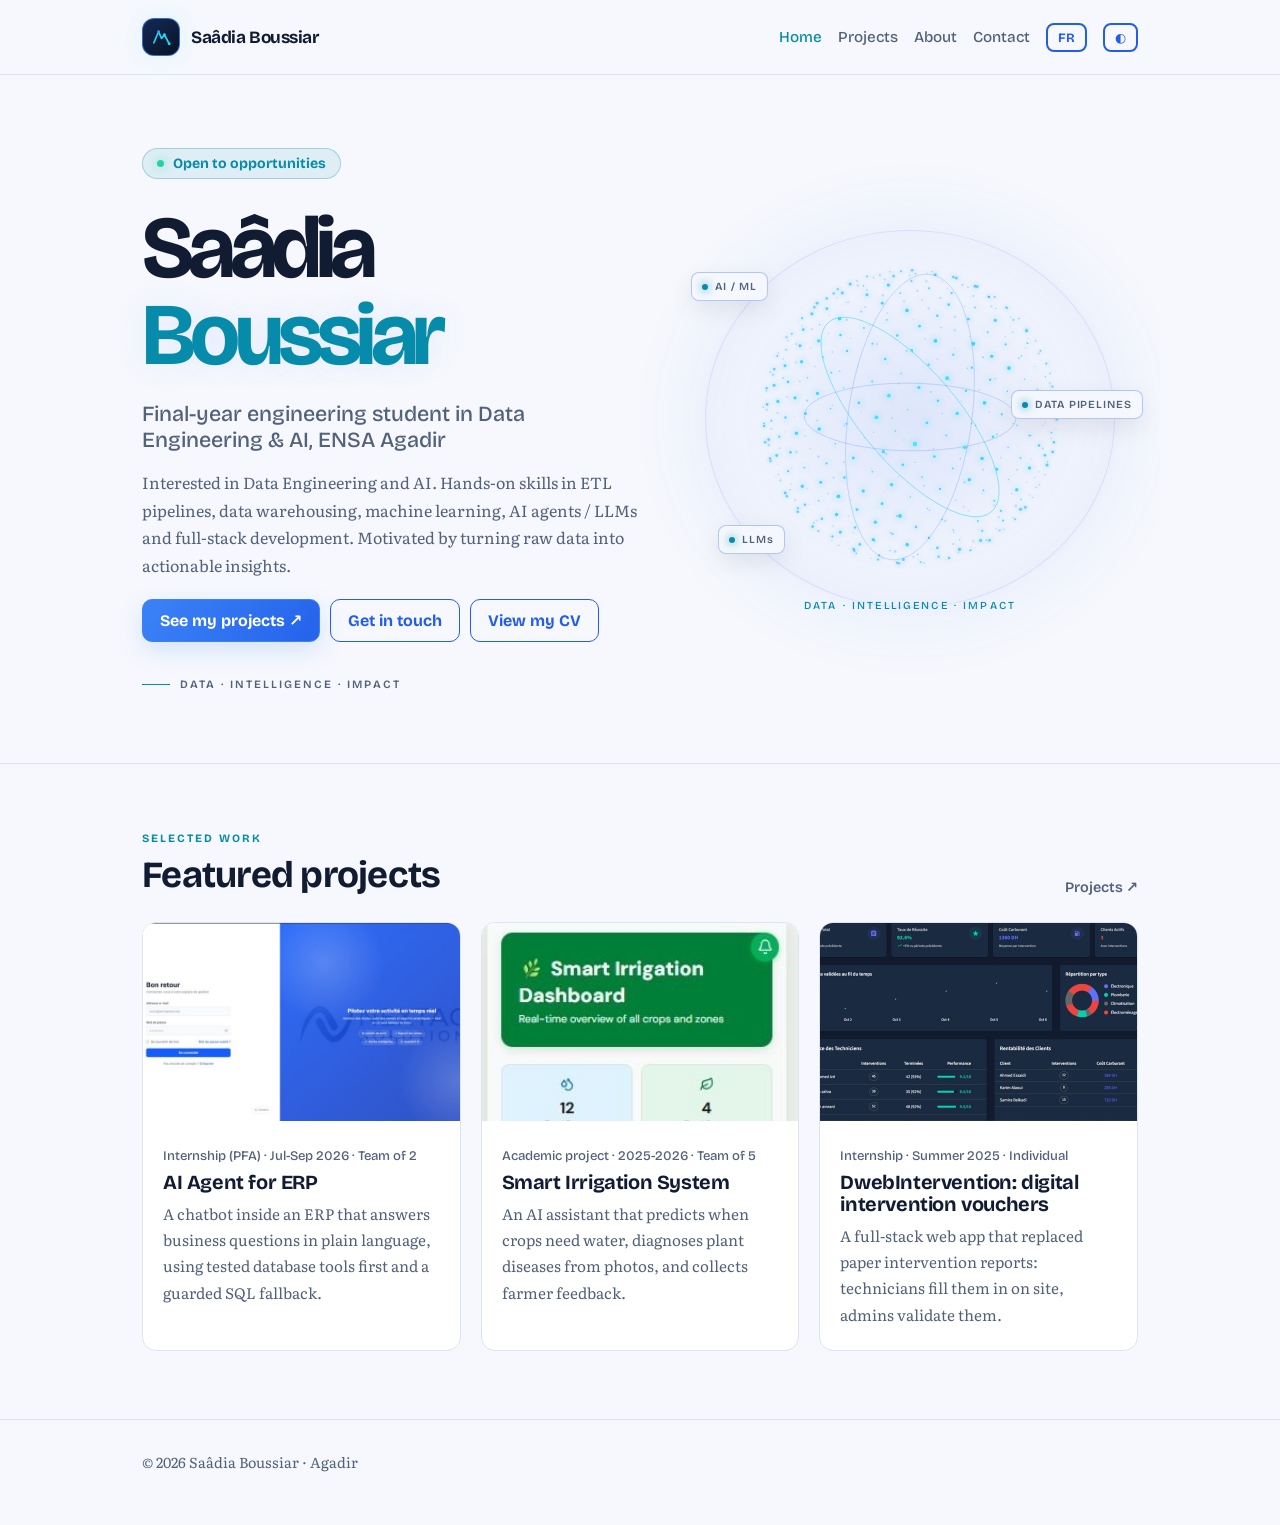
<file: index.html>
<!DOCTYPE html><html lang="en"><head><meta charset="utf-8"><meta name="viewport" content="width=device-width,initial-scale=1,viewport-fit=cover"><meta name="description" content="Saâdia Boussiar — engineering student in Data Engineering and AI at ENSA Agadir. Explore projects in data pipelines, machine learning, AI agents, and full-stack development."><meta name="theme-color" content="#07101F"><meta property="og:type" content="website"><meta property="og:title" content="Saâdia Boussiar | Data Engineering &amp; AI"><meta property="og:description" content="Data Engineering, AI, Machine Learning, and end-to-end engineering projects."><meta property="og:url" content="https://saadiaboussiar.github.io/"><title>Saâdia Boussiar | Data Engineering &amp; AI</title><link rel="icon" href="favicon.svg" type="image/svg+xml"><link rel="icon" href="favicon-32.png" sizes="32x32" type="image/png"><link rel="apple-touch-icon" href="apple-touch-icon.png"><link rel="preconnect" href="https://fonts.googleapis.com"><link rel="preconnect" href="https://fonts.gstatic.com" crossorigin><link href="https://fonts.googleapis.com/css2?family=Bricolage+Grotesque:opsz,wght@12..96,500;12..96,700&family=Literata:opsz,wght@7..72,400&display=swap" rel="stylesheet"><link rel="stylesheet" href="style.css"></head><body data-p="home"><div id="app"></div><noscript>JavaScript is required / JavaScript est requis.</noscript><script src="app.js"></script></body></html>
</file>
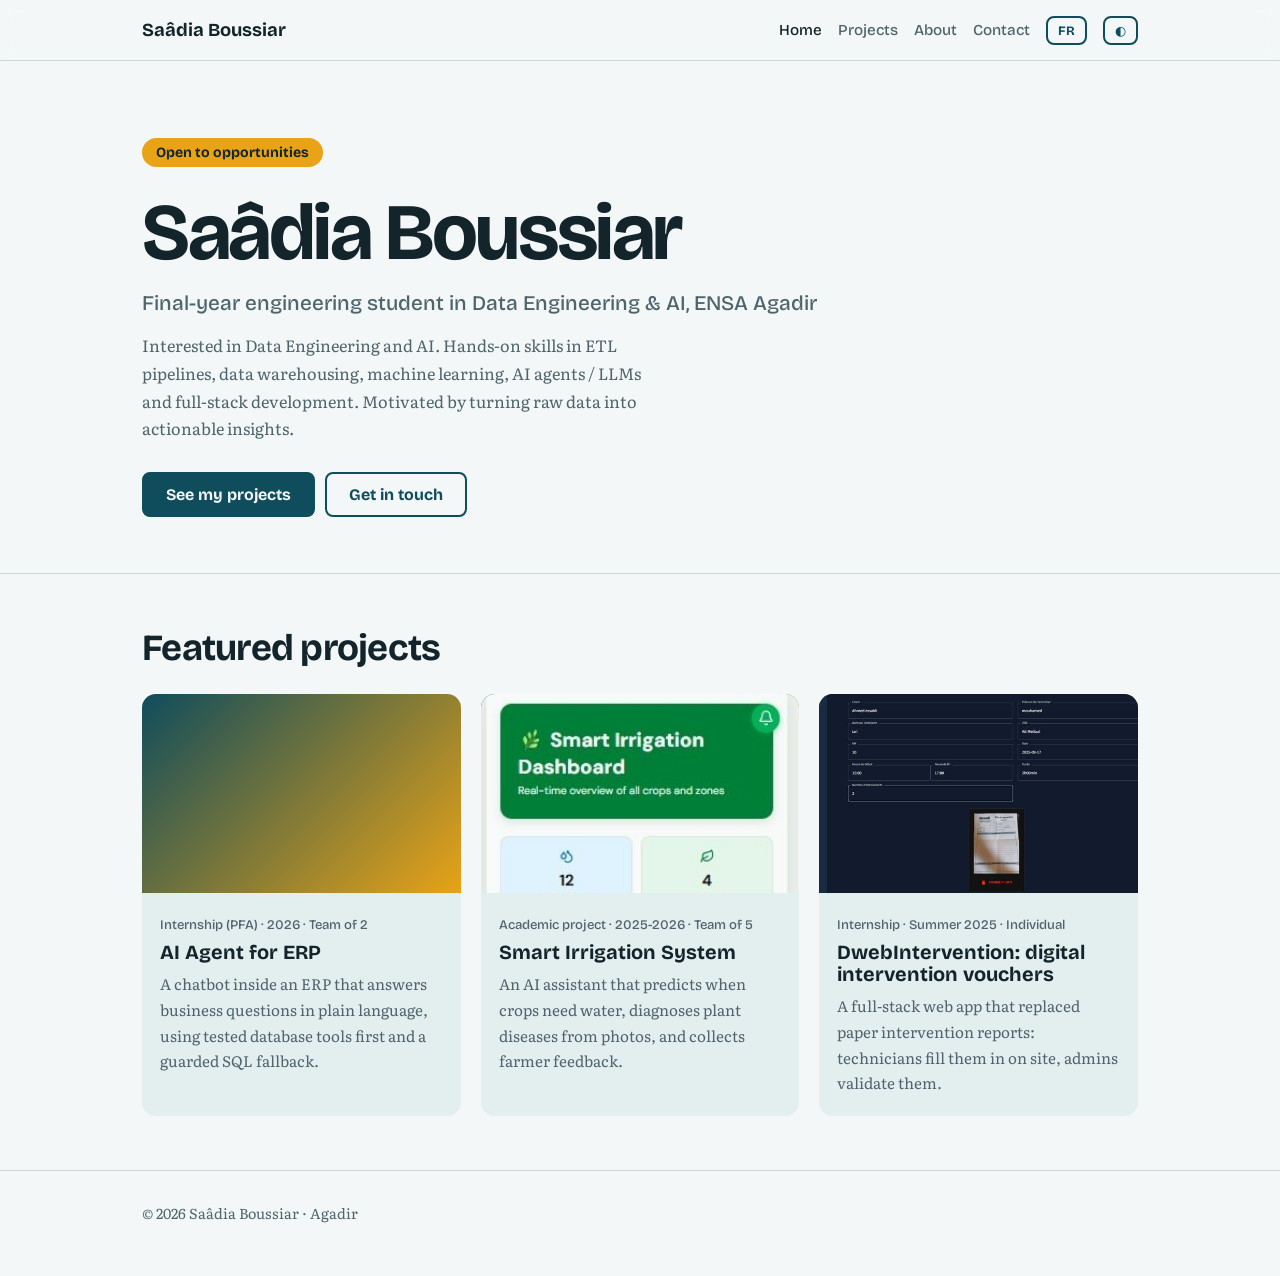
<file: site/index.html>
<!DOCTYPE html><html lang="en"><head><meta charset="utf-8"><meta name="viewport" content="width=device-width,initial-scale=1,viewport-fit=cover"><title>Saâdia Boussiar | Data Engineering &amp; AI</title><link rel="preconnect" href="https://fonts.googleapis.com"><link rel="preconnect" href="https://fonts.gstatic.com" crossorigin><link href="https://fonts.googleapis.com/css2?family=Bricolage+Grotesque:opsz,wght@12..96,500;12..96,700&family=Literata:opsz,wght@7..72,400&display=swap" rel="stylesheet"><link rel="stylesheet" href="style.css"></head><body data-p="home"><div id="app"></div><script src="app.js"></script></body></html>
</file>
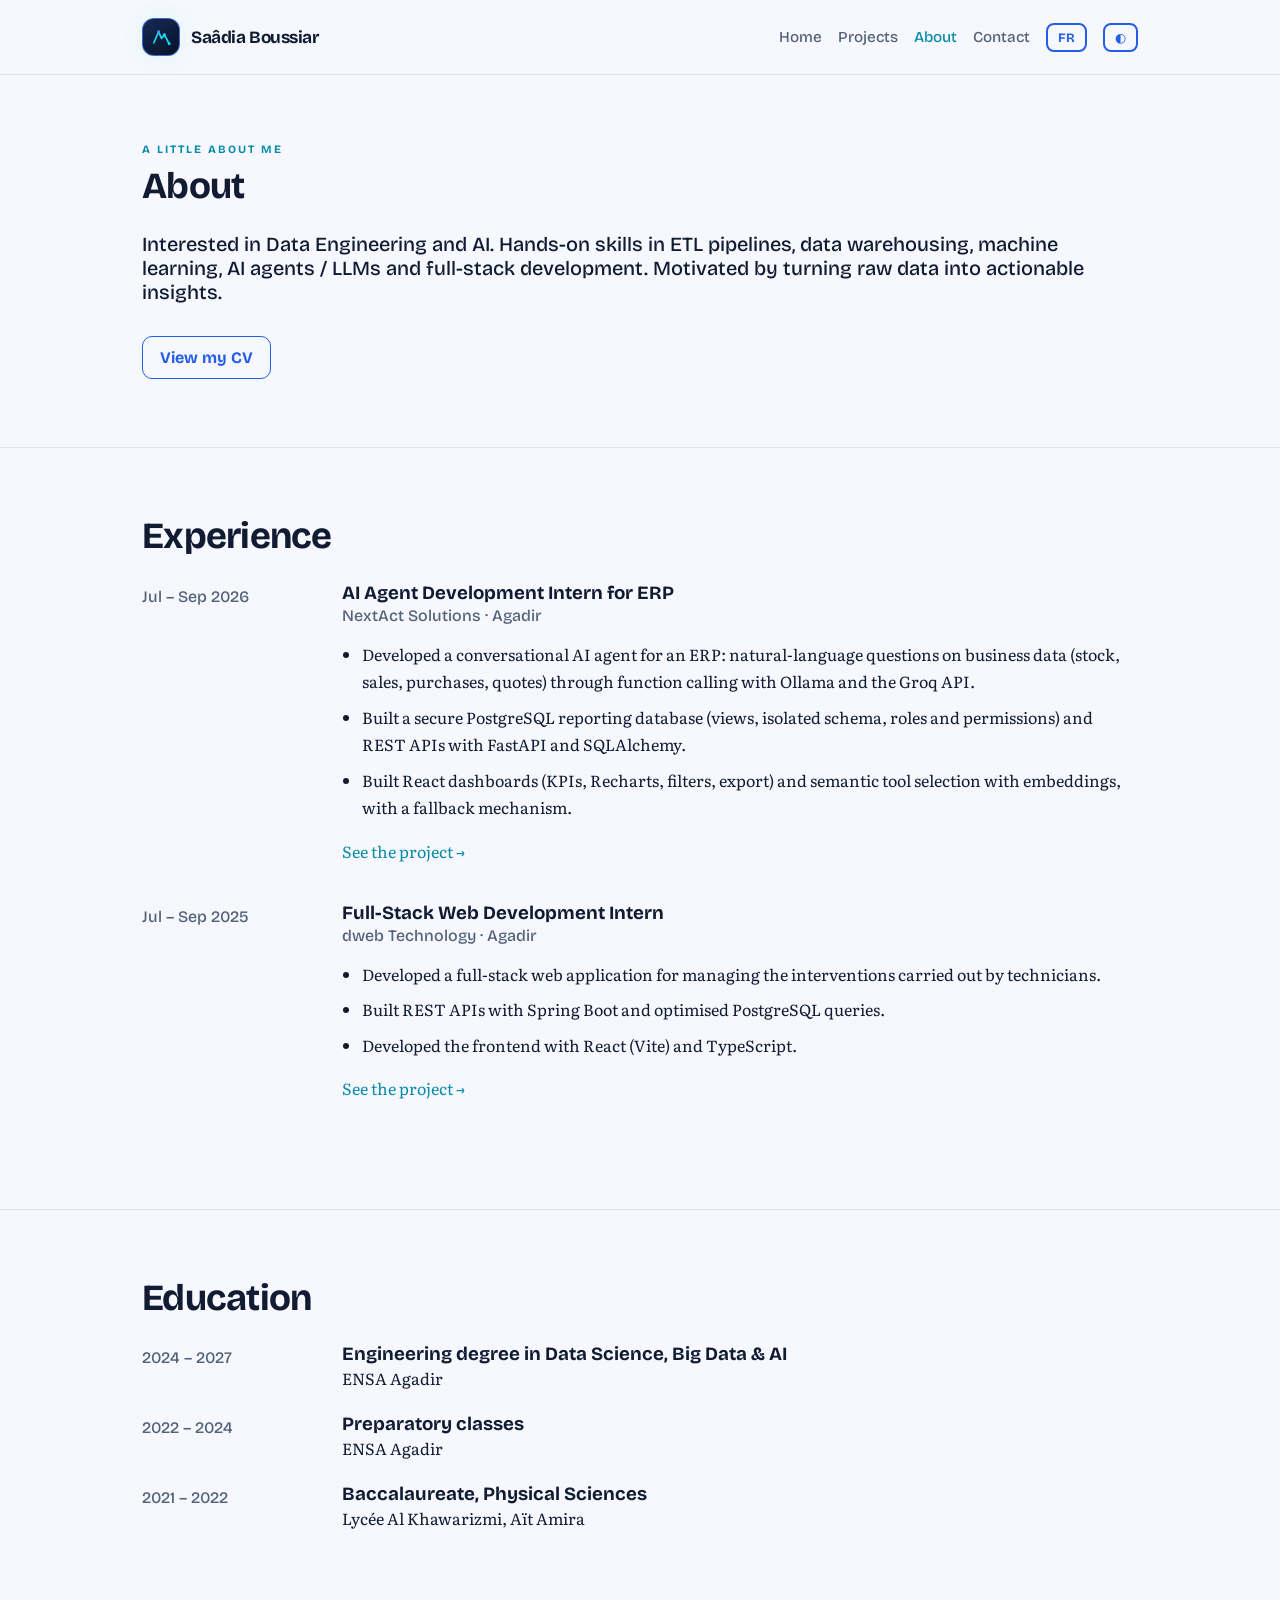
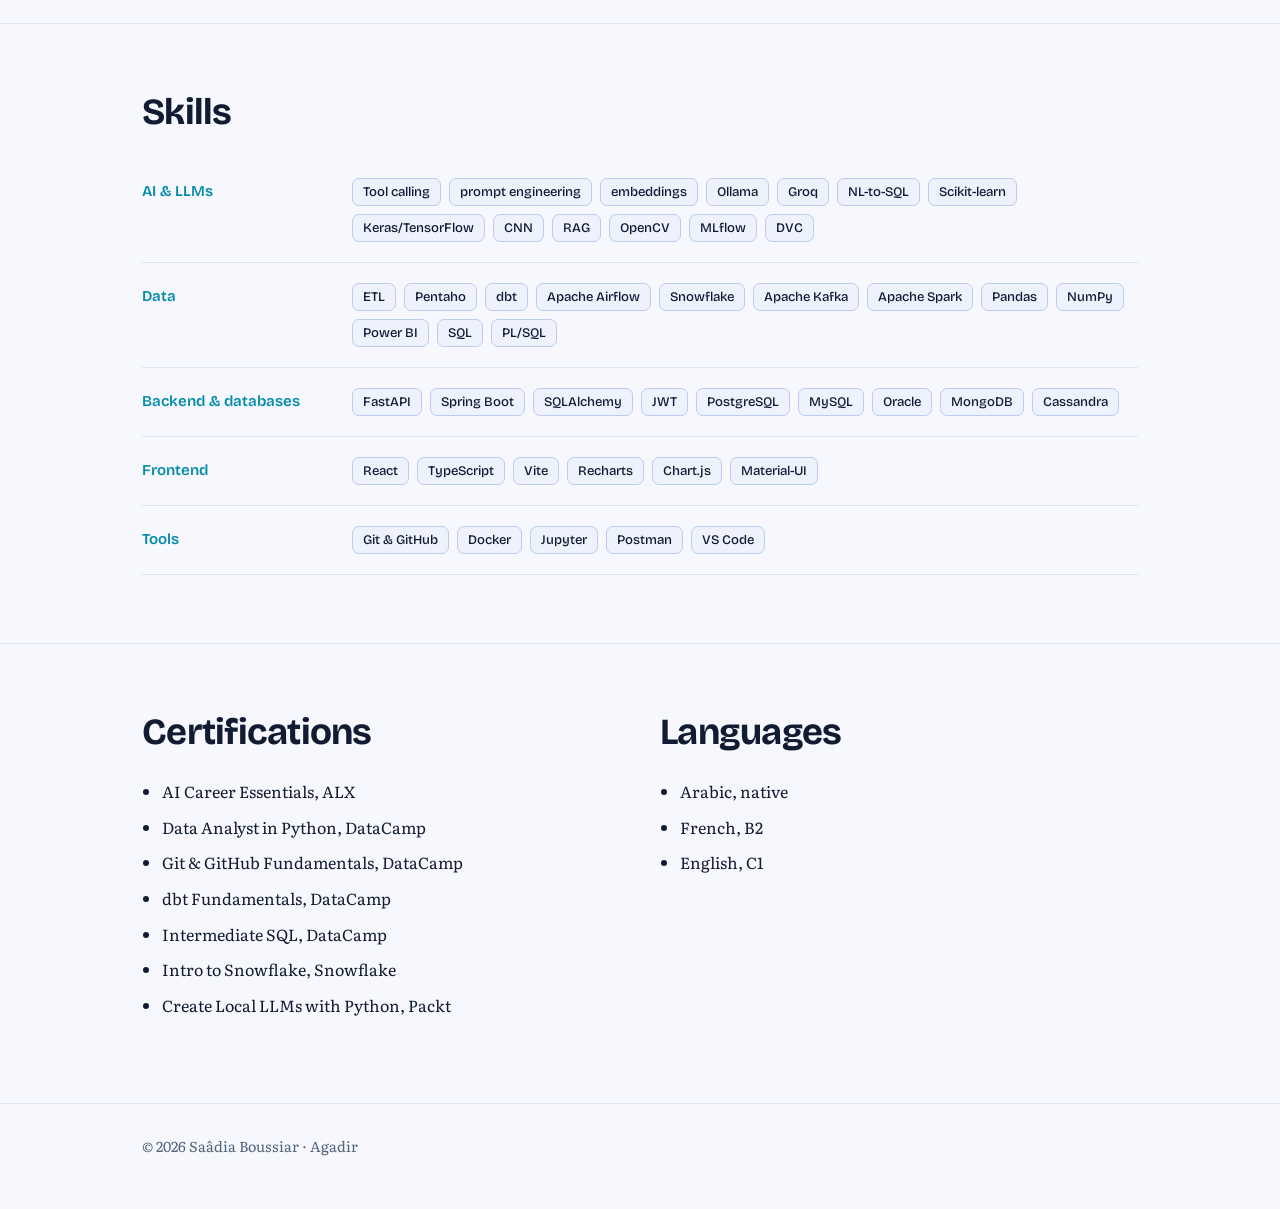
<file: about.html>
<!DOCTYPE html><html lang="en"><head><meta charset="utf-8"><meta name="viewport" content="width=device-width,initial-scale=1,viewport-fit=cover"><meta name="description" content="Saâdia Boussiar — engineering student in Data Engineering and AI at ENSA Agadir. Explore projects in data pipelines, machine learning, AI agents, and full-stack development."><meta name="theme-color" content="#07101F"><meta property="og:type" content="website"><meta property="og:title" content="Saâdia Boussiar | Data Engineering &amp; AI"><meta property="og:description" content="Data Engineering, AI, Machine Learning, and end-to-end engineering projects."><meta property="og:url" content="https://saadiaboussiar.github.io/"><title>Saâdia Boussiar | Data Engineering &amp; AI</title><link rel="icon" href="favicon.svg" type="image/svg+xml"><link rel="icon" href="favicon-32.png" sizes="32x32" type="image/png"><link rel="apple-touch-icon" href="apple-touch-icon.png"><link rel="preconnect" href="https://fonts.googleapis.com"><link rel="preconnect" href="https://fonts.gstatic.com" crossorigin><link href="https://fonts.googleapis.com/css2?family=Bricolage+Grotesque:opsz,wght@12..96,500;12..96,700&family=Literata:opsz,wght@7..72,400&display=swap" rel="stylesheet"><link rel="stylesheet" href="style.css"></head><body data-p="about"><div id="app"></div><noscript>JavaScript is required / JavaScript est requis.</noscript><script src="app.js"></script></body></html>
</file>
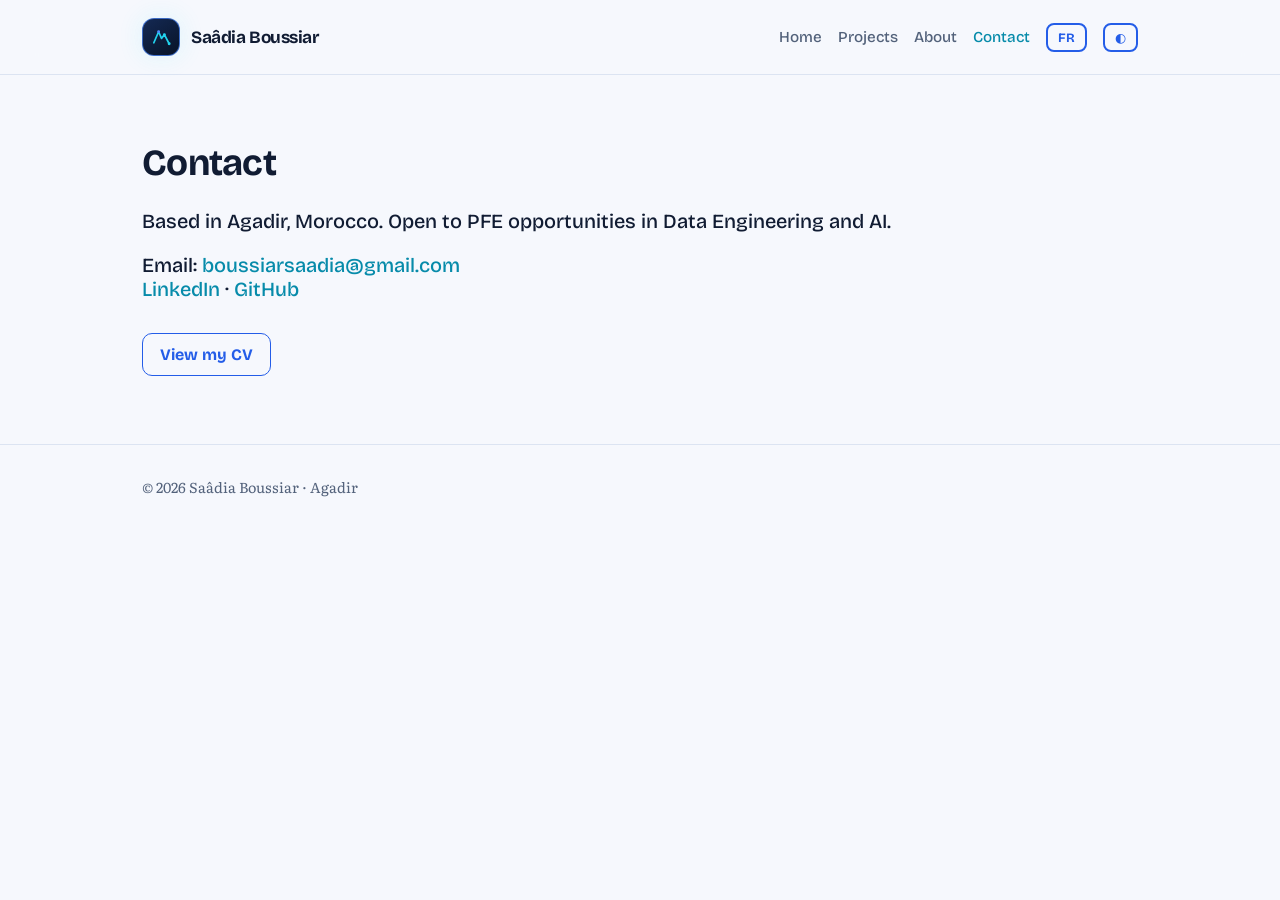
<file: contact.html>
<!DOCTYPE html><html lang="en"><head><meta charset="utf-8"><meta name="viewport" content="width=device-width,initial-scale=1,viewport-fit=cover"><meta name="description" content="Saâdia Boussiar — engineering student in Data Engineering and AI at ENSA Agadir. Explore projects in data pipelines, machine learning, AI agents, and full-stack development."><meta name="theme-color" content="#07101F"><meta property="og:type" content="website"><meta property="og:title" content="Saâdia Boussiar | Data Engineering &amp; AI"><meta property="og:description" content="Data Engineering, AI, Machine Learning, and end-to-end engineering projects."><meta property="og:url" content="https://saadiaboussiar.github.io/"><title>Saâdia Boussiar | Data Engineering &amp; AI</title><link rel="icon" href="favicon.svg" type="image/svg+xml"><link rel="icon" href="favicon-32.png" sizes="32x32" type="image/png"><link rel="apple-touch-icon" href="apple-touch-icon.png"><link rel="preconnect" href="https://fonts.googleapis.com"><link rel="preconnect" href="https://fonts.gstatic.com" crossorigin><link href="https://fonts.googleapis.com/css2?family=Bricolage+Grotesque:opsz,wght@12..96,500;12..96,700&family=Literata:opsz,wght@7..72,400&display=swap" rel="stylesheet"><link rel="stylesheet" href="style.css"></head><body data-p="contact"><div id="app"></div><noscript>JavaScript is required / JavaScript est requis.</noscript><script src="app.js"></script></body></html>
</file>
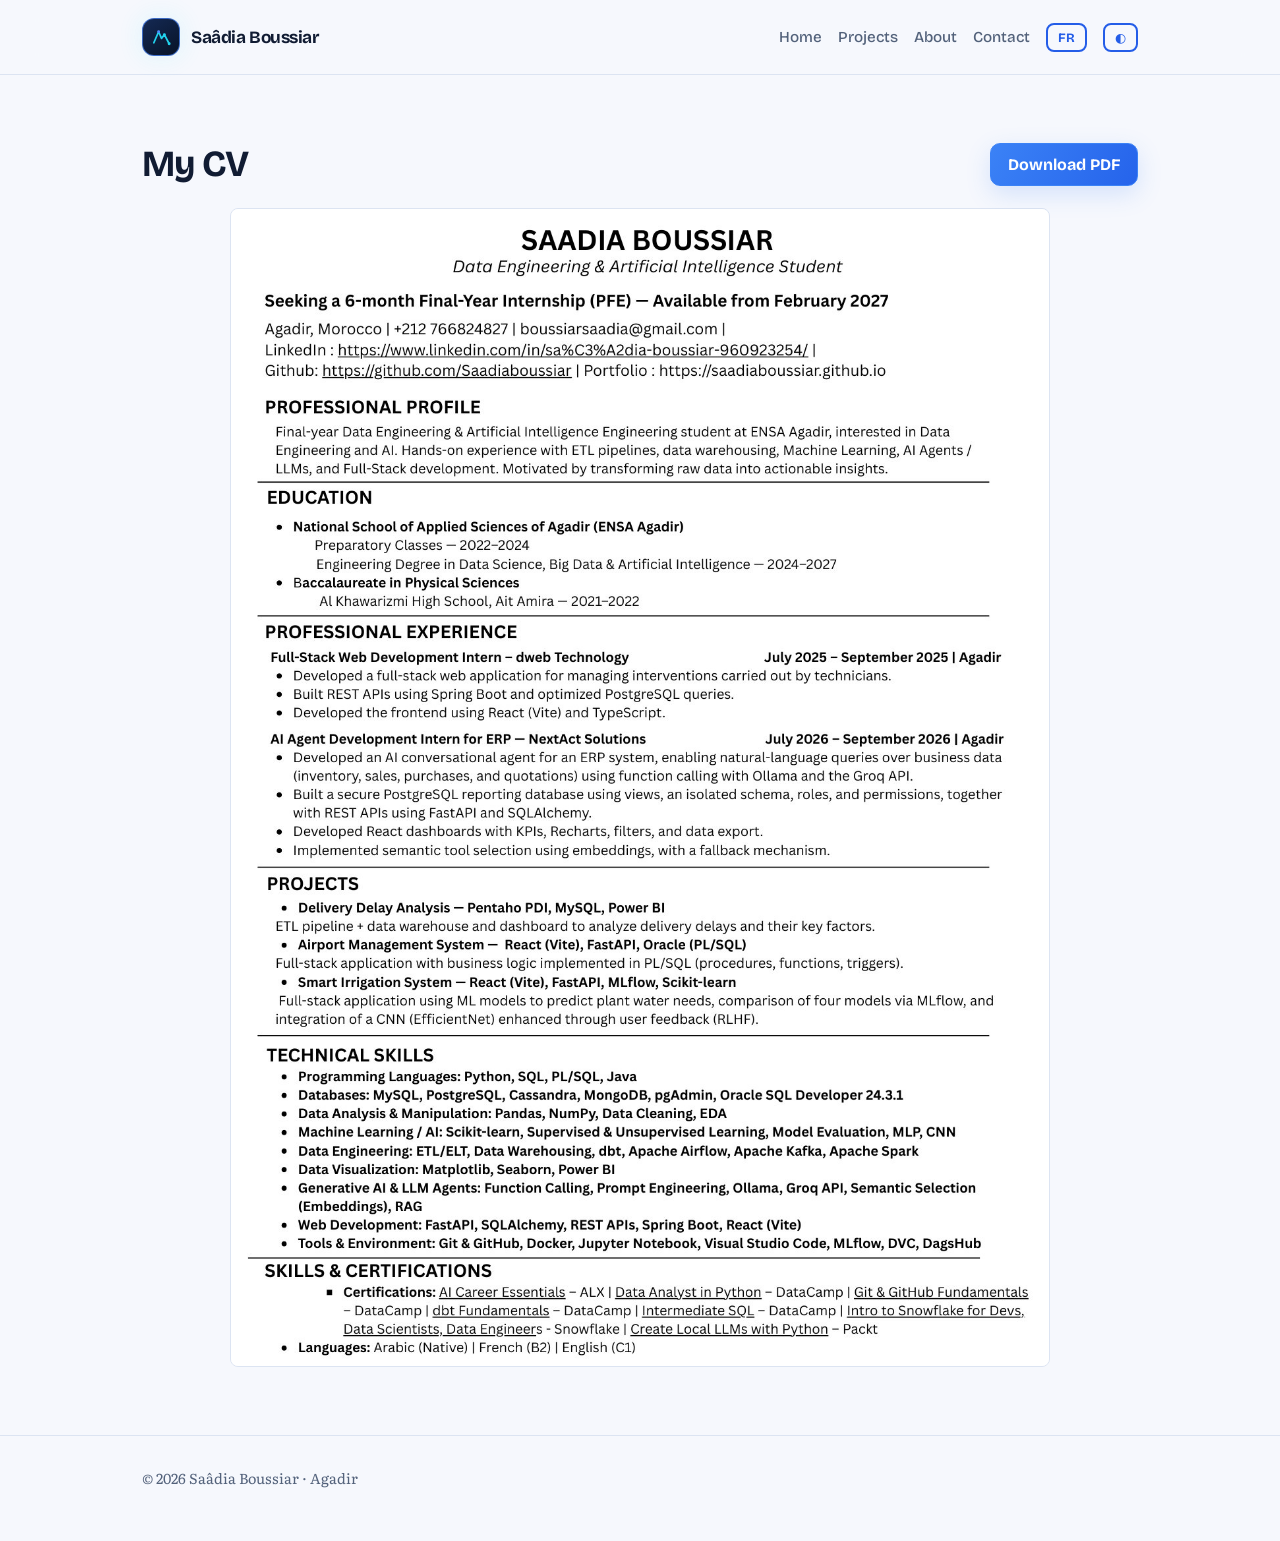
<file: cv.html>
<!DOCTYPE html><html lang="en"><head><meta charset="utf-8"><meta name="viewport" content="width=device-width,initial-scale=1,viewport-fit=cover"><meta name="description" content="Saâdia Boussiar — engineering student in Data Engineering and AI at ENSA Agadir. Explore projects in data pipelines, machine learning, AI agents, and full-stack development."><meta name="theme-color" content="#07101F"><meta property="og:type" content="website"><meta property="og:title" content="Saâdia Boussiar | Data Engineering &amp; AI"><meta property="og:description" content="Data Engineering, AI, Machine Learning, and end-to-end engineering projects."><meta property="og:url" content="https://saadiaboussiar.github.io/"><title>Saâdia Boussiar | Data Engineering &amp; AI</title><link rel="icon" href="favicon.svg" type="image/svg+xml"><link rel="icon" href="favicon-32.png" sizes="32x32" type="image/png"><link rel="apple-touch-icon" href="apple-touch-icon.png"><link rel="preconnect" href="https://fonts.googleapis.com"><link rel="preconnect" href="https://fonts.gstatic.com" crossorigin><link href="https://fonts.googleapis.com/css2?family=Bricolage+Grotesque:opsz,wght@12..96,500;12..96,700&family=Literata:opsz,wght@7..72,400&display=swap" rel="stylesheet"><link rel="stylesheet" href="style.css"></head><body data-p="cv"><div id="app"></div><noscript>JavaScript is required / JavaScript est requis.</noscript><script src="app.js"></script></body></html>
</file>
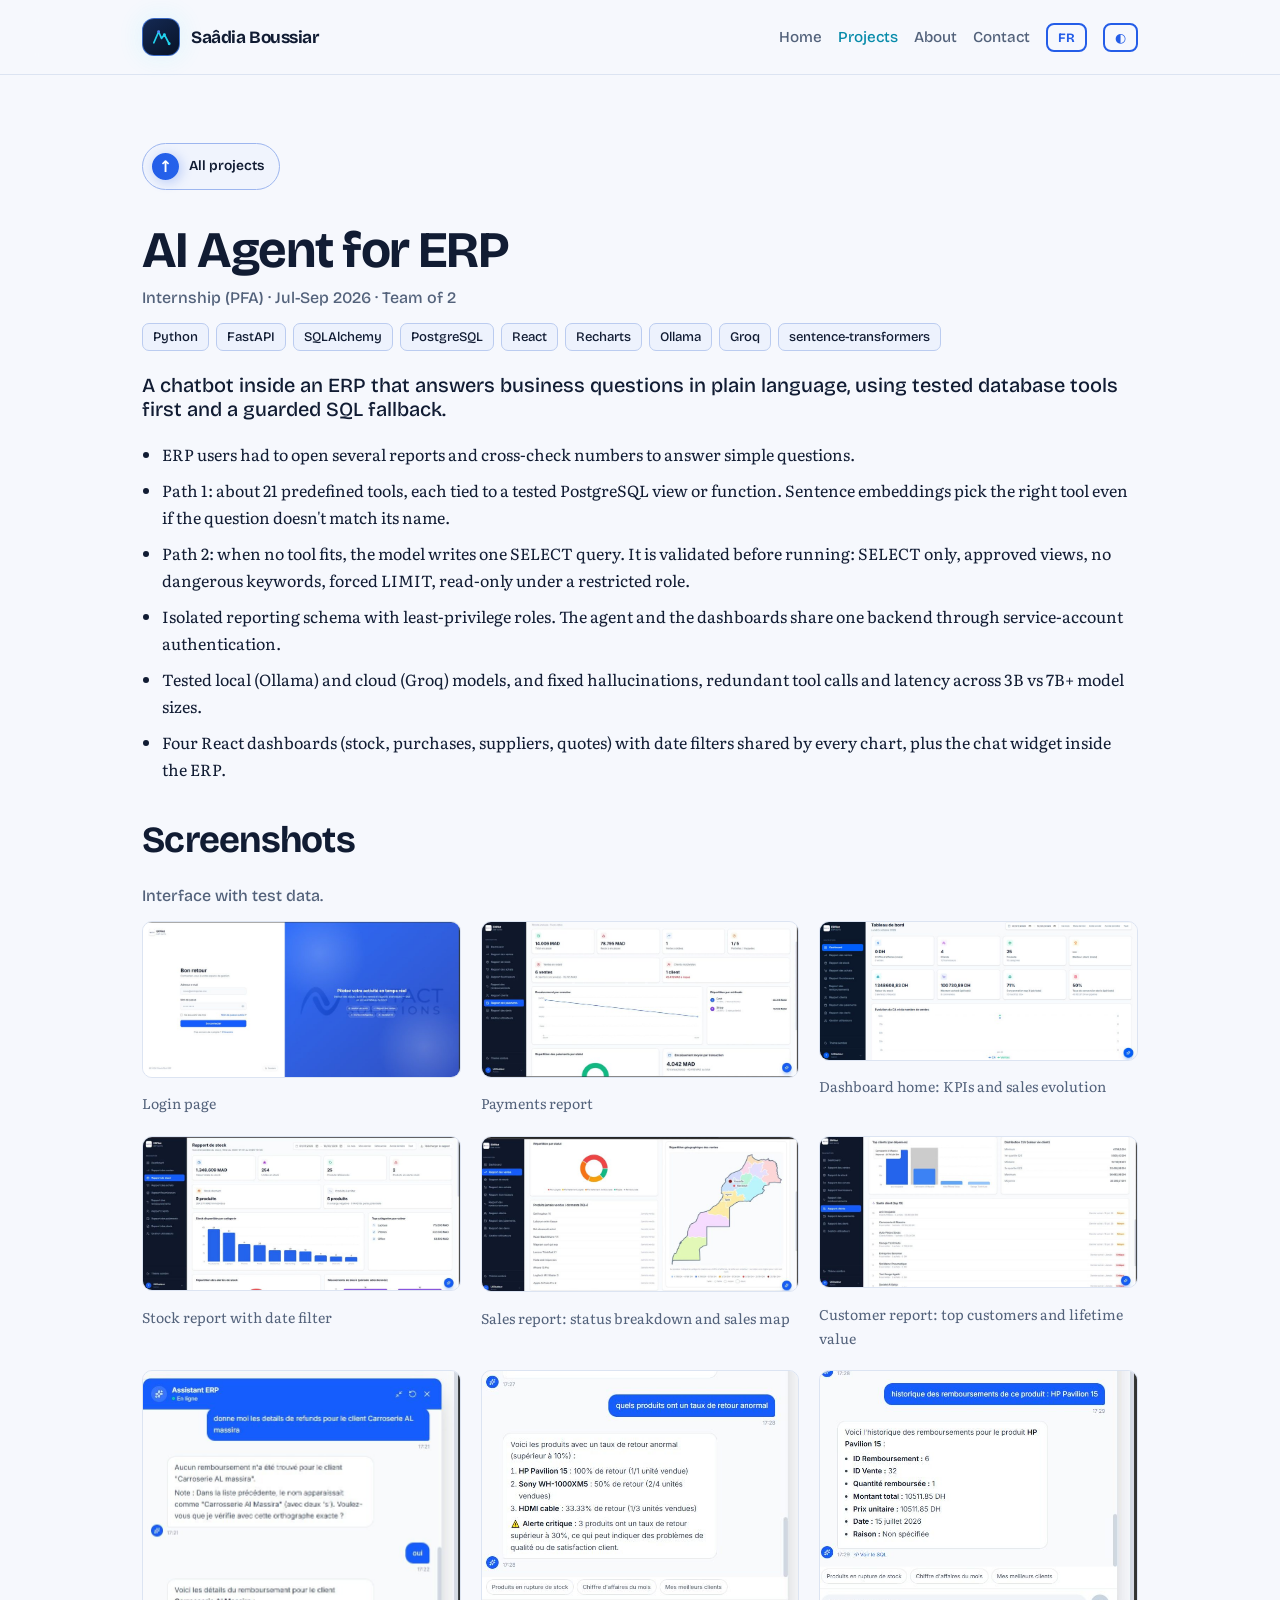
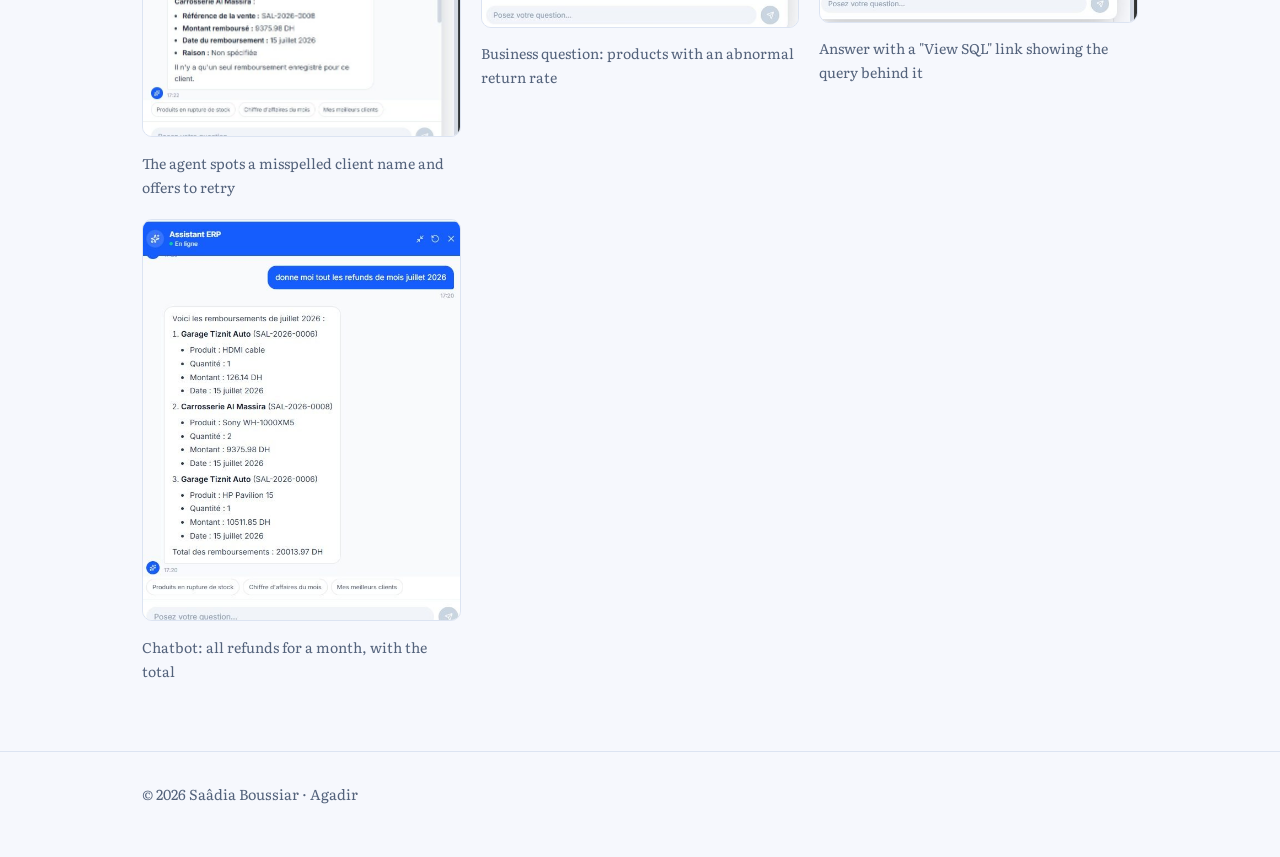
<file: project.html>
<!DOCTYPE html><html lang="en"><head><meta charset="utf-8"><meta name="viewport" content="width=device-width,initial-scale=1,viewport-fit=cover"><meta name="description" content="Saâdia Boussiar — engineering student in Data Engineering and AI at ENSA Agadir. Explore projects in data pipelines, machine learning, AI agents, and full-stack development."><meta name="theme-color" content="#07101F"><meta property="og:type" content="website"><meta property="og:title" content="Saâdia Boussiar | Data Engineering &amp; AI"><meta property="og:description" content="Data Engineering, AI, Machine Learning, and end-to-end engineering projects."><meta property="og:url" content="https://saadiaboussiar.github.io/"><title>Saâdia Boussiar | Data Engineering &amp; AI</title><link rel="icon" href="favicon.svg" type="image/svg+xml"><link rel="icon" href="favicon-32.png" sizes="32x32" type="image/png"><link rel="apple-touch-icon" href="apple-touch-icon.png"><link rel="preconnect" href="https://fonts.googleapis.com"><link rel="preconnect" href="https://fonts.gstatic.com" crossorigin><link href="https://fonts.googleapis.com/css2?family=Bricolage+Grotesque:opsz,wght@12..96,500;12..96,700&family=Literata:opsz,wght@7..72,400&display=swap" rel="stylesheet"><link rel="stylesheet" href="style.css"></head><body data-p="project"><div id="app"></div><noscript>JavaScript is required / JavaScript est requis.</noscript><script src="app.js"></script></body></html>
</file>
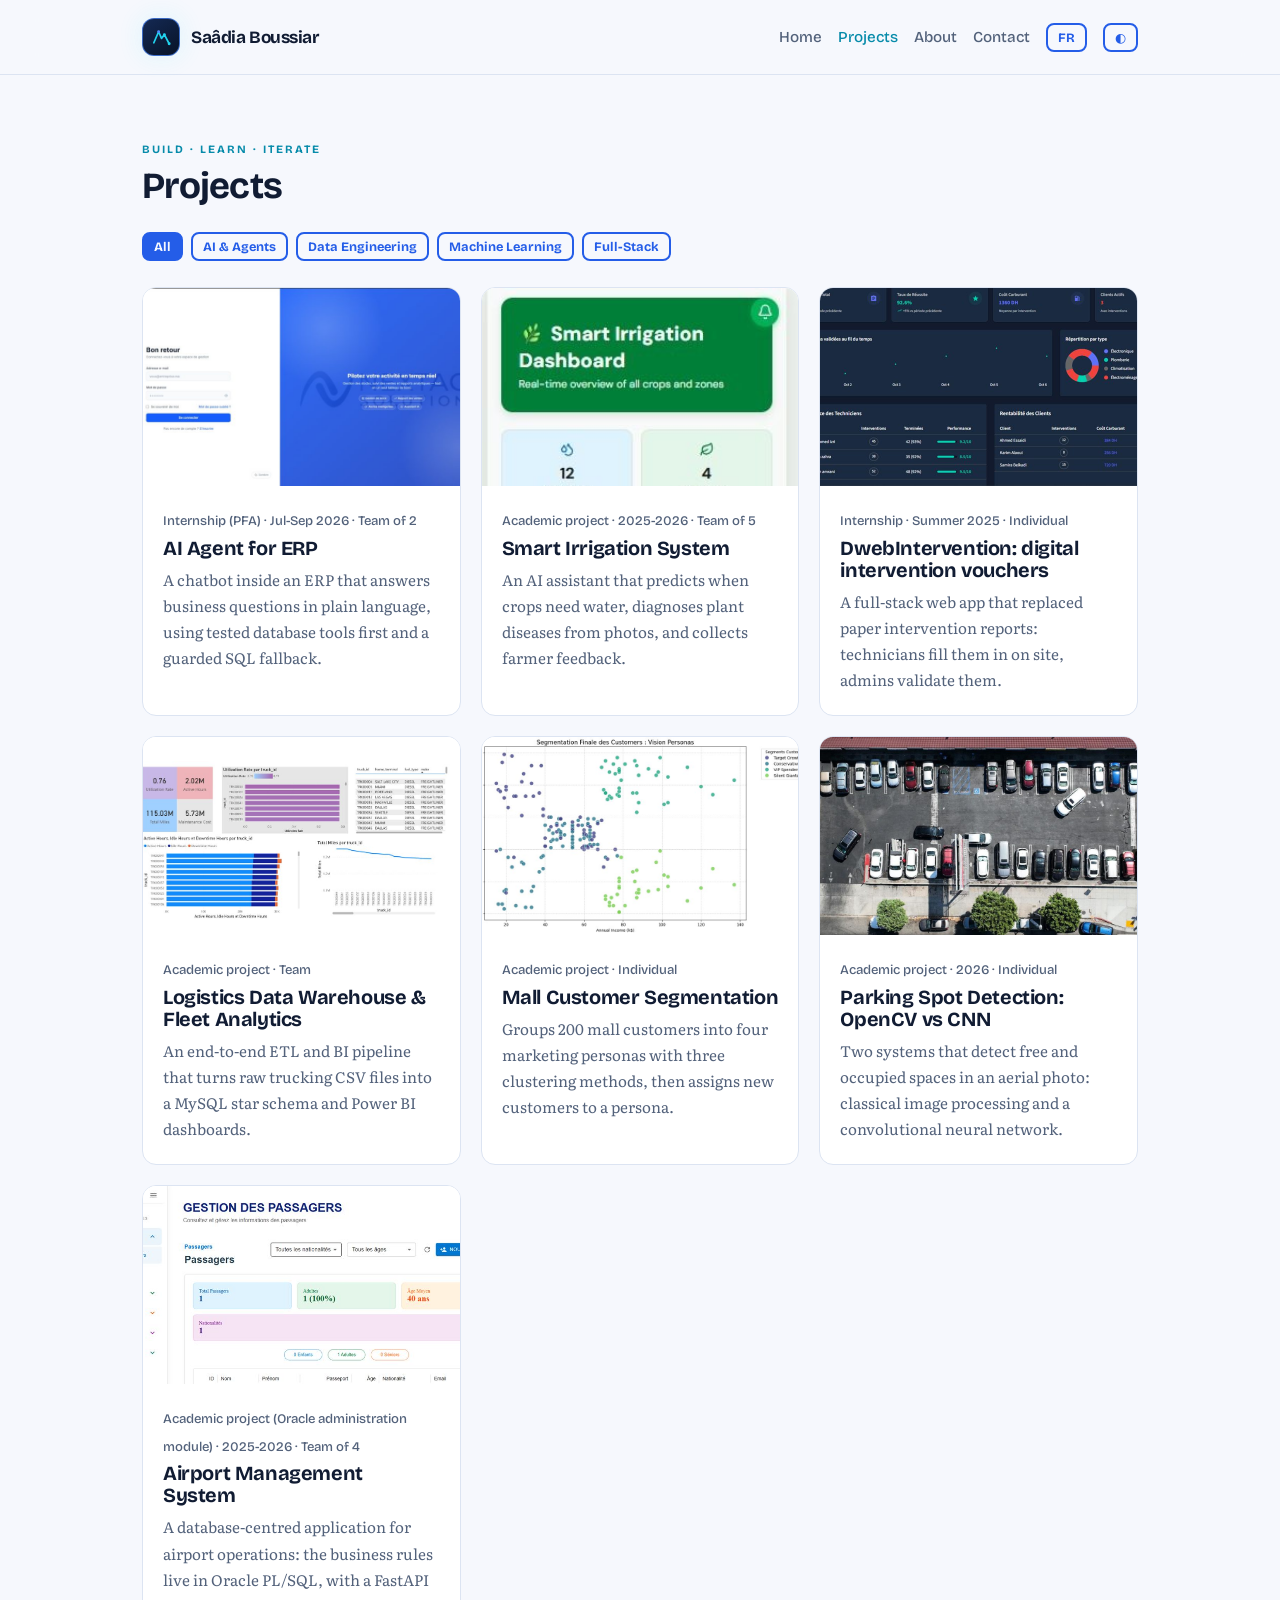
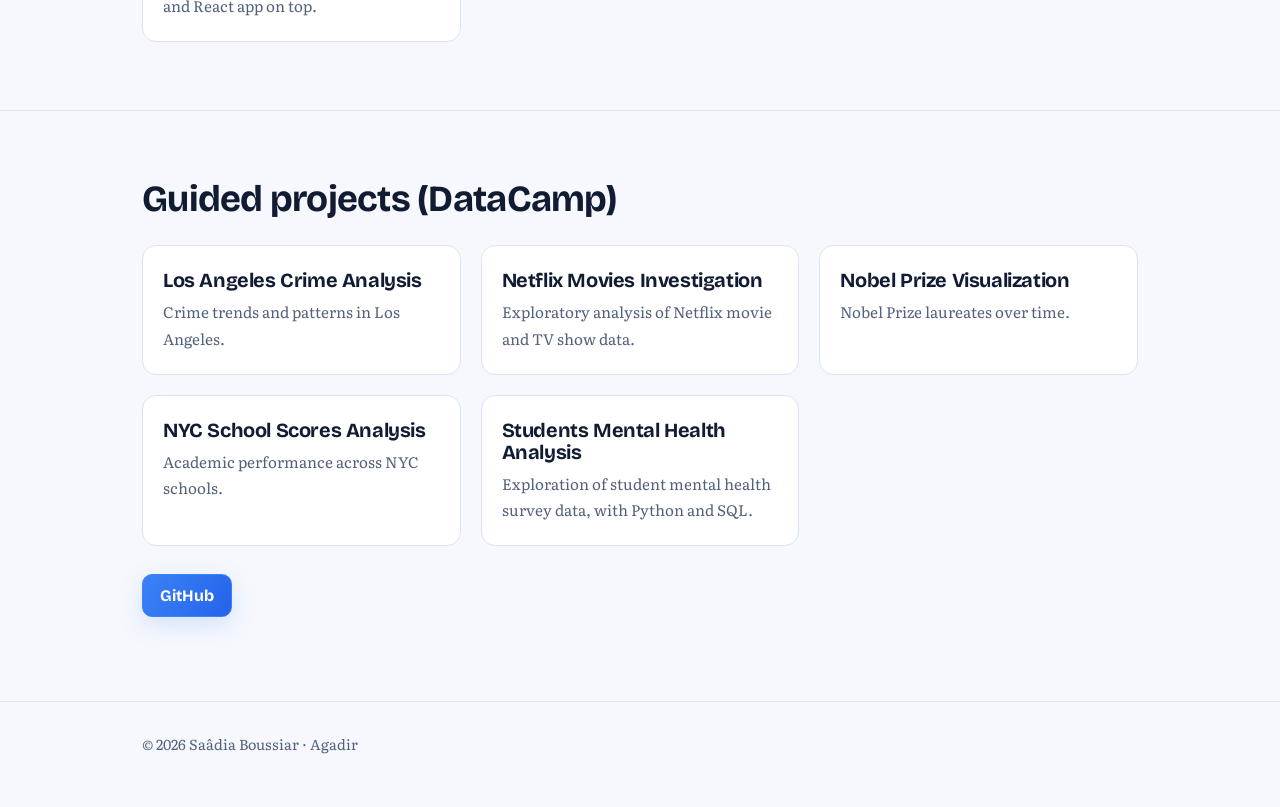
<file: projects.html>
<!DOCTYPE html><html lang="en"><head><meta charset="utf-8"><meta name="viewport" content="width=device-width,initial-scale=1,viewport-fit=cover"><meta name="description" content="Saâdia Boussiar — engineering student in Data Engineering and AI at ENSA Agadir. Explore projects in data pipelines, machine learning, AI agents, and full-stack development."><meta name="theme-color" content="#07101F"><meta property="og:type" content="website"><meta property="og:title" content="Saâdia Boussiar | Data Engineering &amp; AI"><meta property="og:description" content="Data Engineering, AI, Machine Learning, and end-to-end engineering projects."><meta property="og:url" content="https://saadiaboussiar.github.io/"><title>Saâdia Boussiar | Data Engineering &amp; AI</title><link rel="icon" href="favicon.svg" type="image/svg+xml"><link rel="icon" href="favicon-32.png" sizes="32x32" type="image/png"><link rel="apple-touch-icon" href="apple-touch-icon.png"><link rel="preconnect" href="https://fonts.googleapis.com"><link rel="preconnect" href="https://fonts.gstatic.com" crossorigin><link href="https://fonts.googleapis.com/css2?family=Bricolage+Grotesque:opsz,wght@12..96,500;12..96,700&family=Literata:opsz,wght@7..72,400&display=swap" rel="stylesheet"><link rel="stylesheet" href="style.css"></head><body data-p="projects"><div id="app"></div><noscript>JavaScript is required / JavaScript est requis.</noscript><script src="app.js"></script></body></html>
</file>
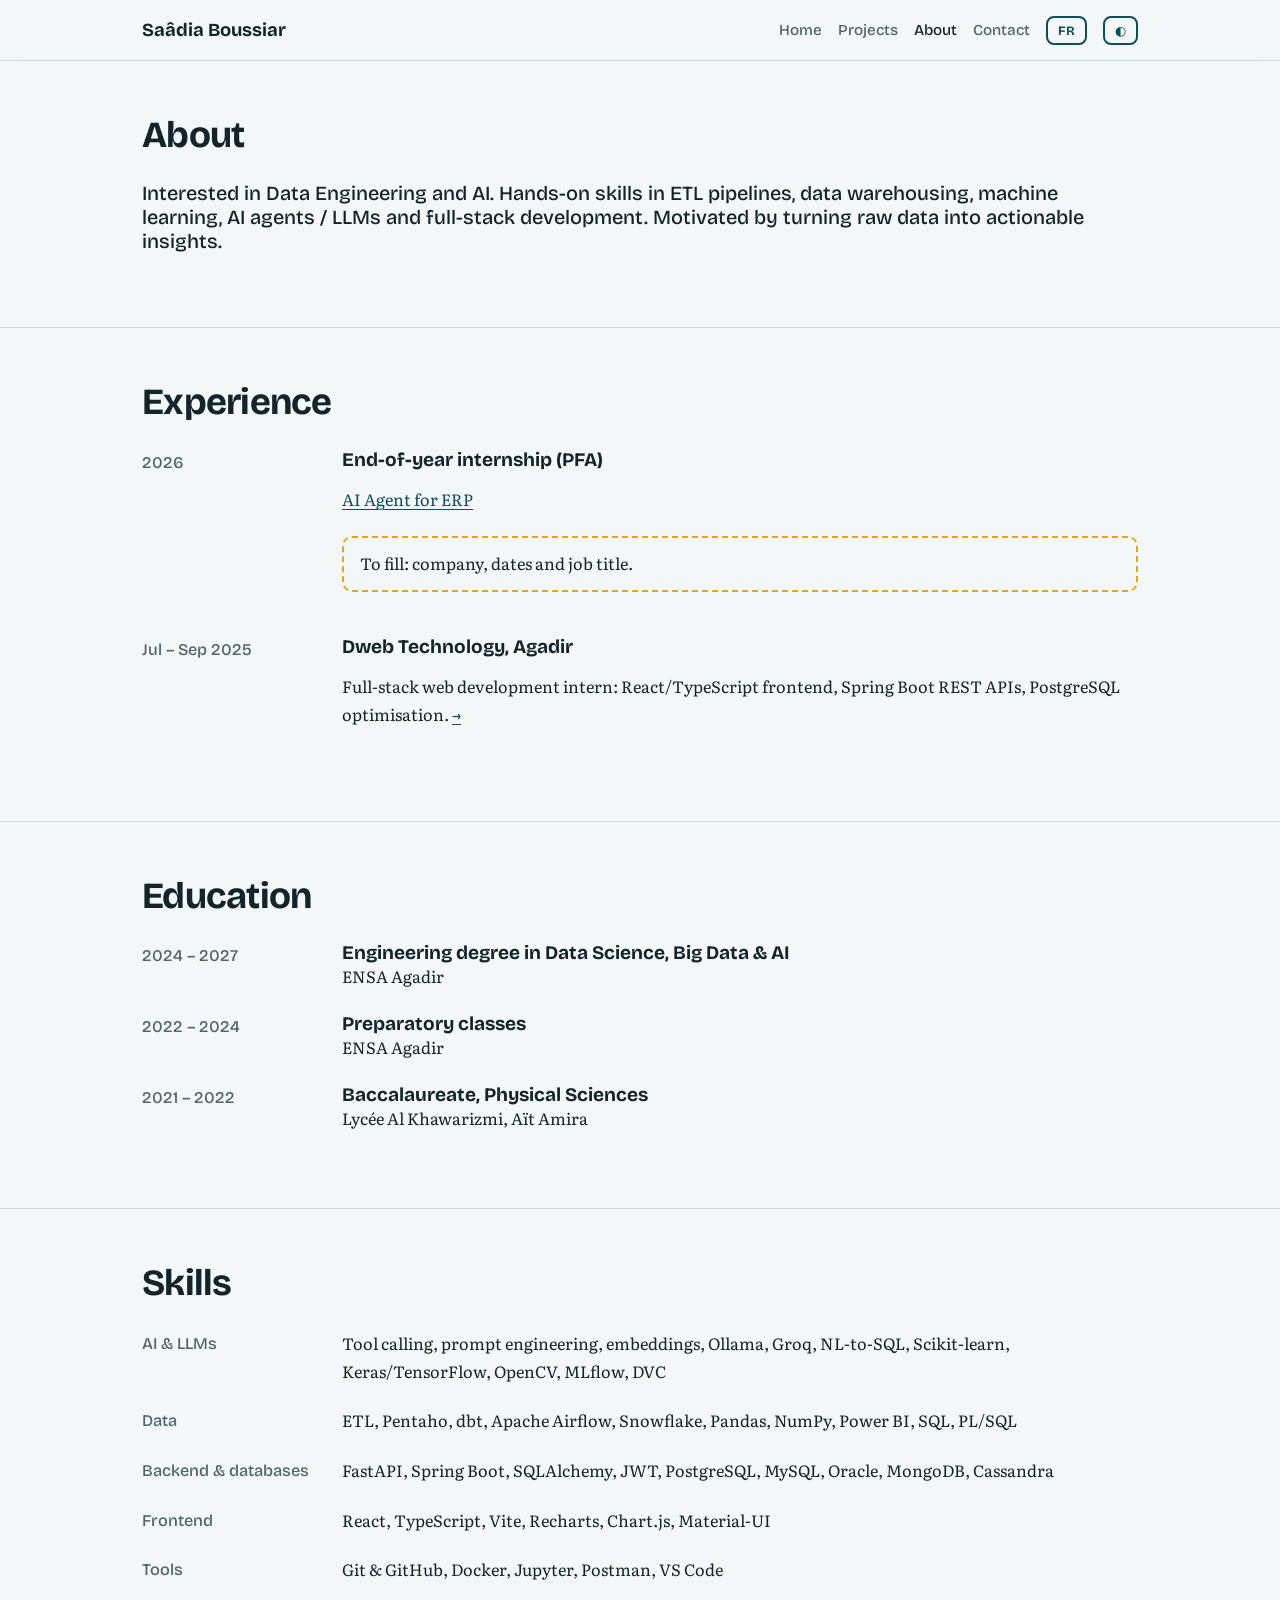
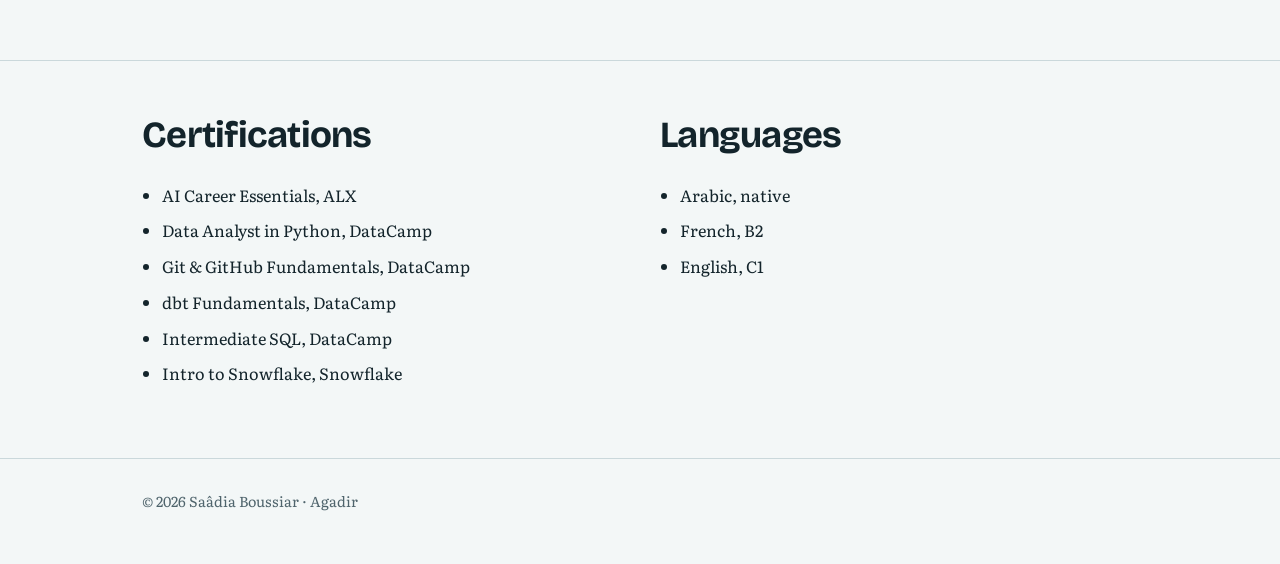
<file: site/about.html>
<!DOCTYPE html><html lang="en"><head><meta charset="utf-8"><meta name="viewport" content="width=device-width,initial-scale=1,viewport-fit=cover"><title>Saâdia Boussiar | Data Engineering &amp; AI</title><link rel="preconnect" href="https://fonts.googleapis.com"><link rel="preconnect" href="https://fonts.gstatic.com" crossorigin><link href="https://fonts.googleapis.com/css2?family=Bricolage+Grotesque:opsz,wght@12..96,500;12..96,700&family=Literata:opsz,wght@7..72,400&display=swap" rel="stylesheet"><link rel="stylesheet" href="style.css"></head><body data-p="about"><div id="app"></div><script src="app.js"></script></body></html>
</file>
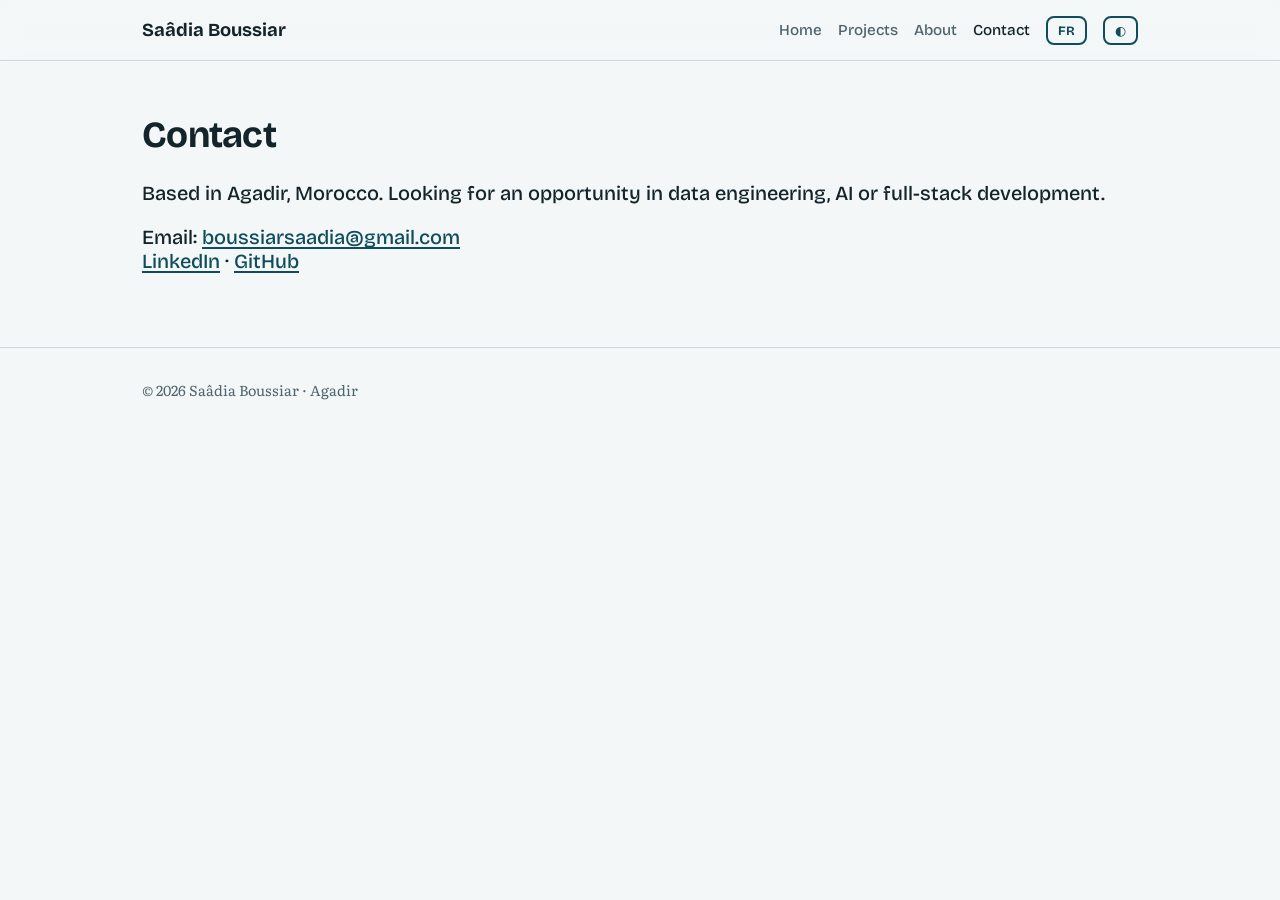
<file: site/contact.html>
<!DOCTYPE html><html lang="en"><head><meta charset="utf-8"><meta name="viewport" content="width=device-width,initial-scale=1,viewport-fit=cover"><title>Saâdia Boussiar | Data Engineering &amp; AI</title><link rel="preconnect" href="https://fonts.googleapis.com"><link rel="preconnect" href="https://fonts.gstatic.com" crossorigin><link href="https://fonts.googleapis.com/css2?family=Bricolage+Grotesque:opsz,wght@12..96,500;12..96,700&family=Literata:opsz,wght@7..72,400&display=swap" rel="stylesheet"><link rel="stylesheet" href="style.css"></head><body data-p="contact"><div id="app"></div><script src="app.js"></script></body></html>
</file>
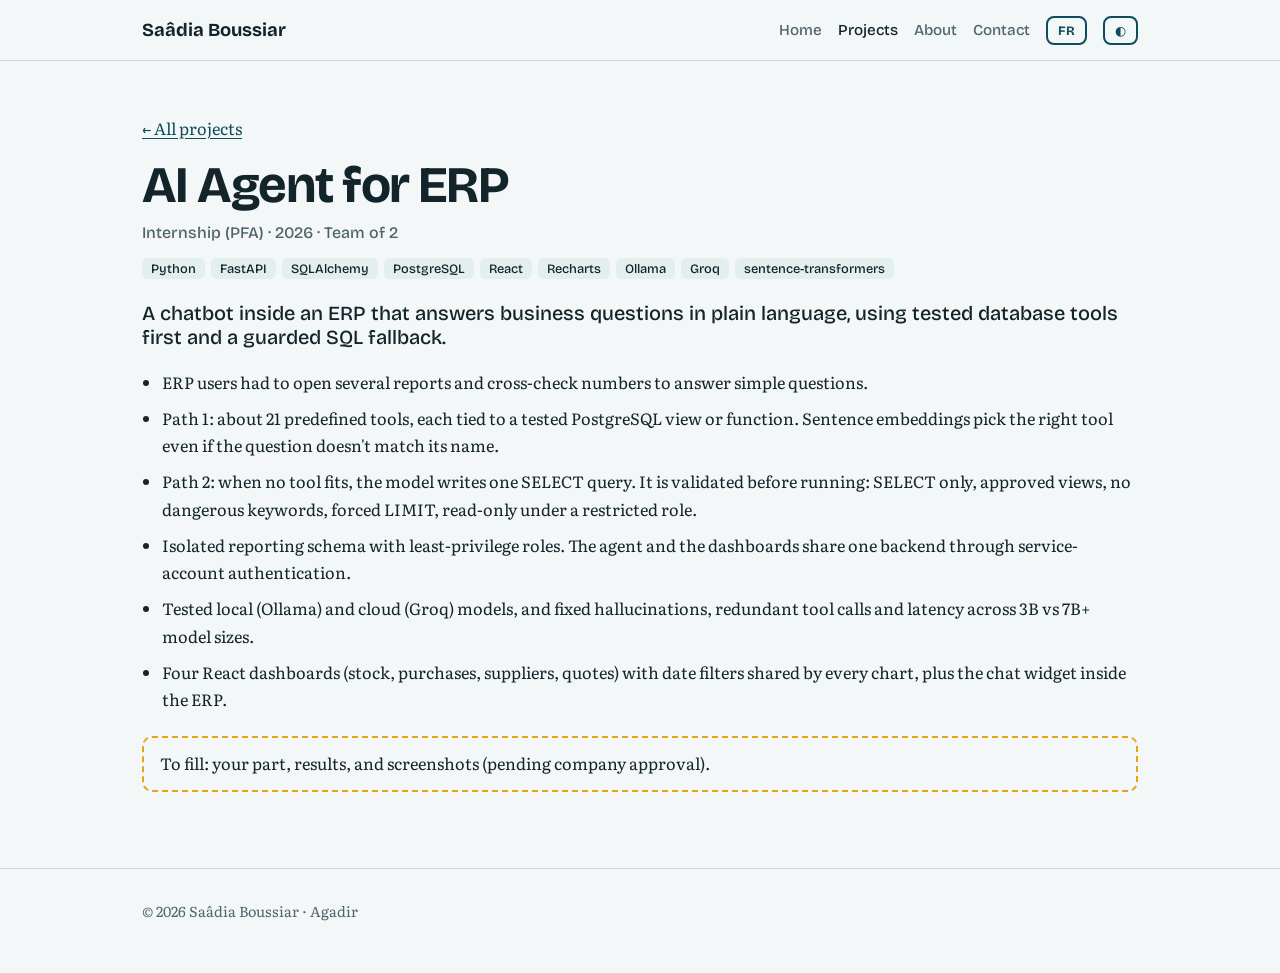
<file: site/project.html>
<!DOCTYPE html><html lang="en"><head><meta charset="utf-8"><meta name="viewport" content="width=device-width,initial-scale=1,viewport-fit=cover"><title>Saâdia Boussiar | Data Engineering &amp; AI</title><link rel="preconnect" href="https://fonts.googleapis.com"><link rel="preconnect" href="https://fonts.gstatic.com" crossorigin><link href="https://fonts.googleapis.com/css2?family=Bricolage+Grotesque:opsz,wght@12..96,500;12..96,700&family=Literata:opsz,wght@7..72,400&display=swap" rel="stylesheet"><link rel="stylesheet" href="style.css"></head><body data-p="project"><div id="app"></div><script src="app.js"></script></body></html>
</file>
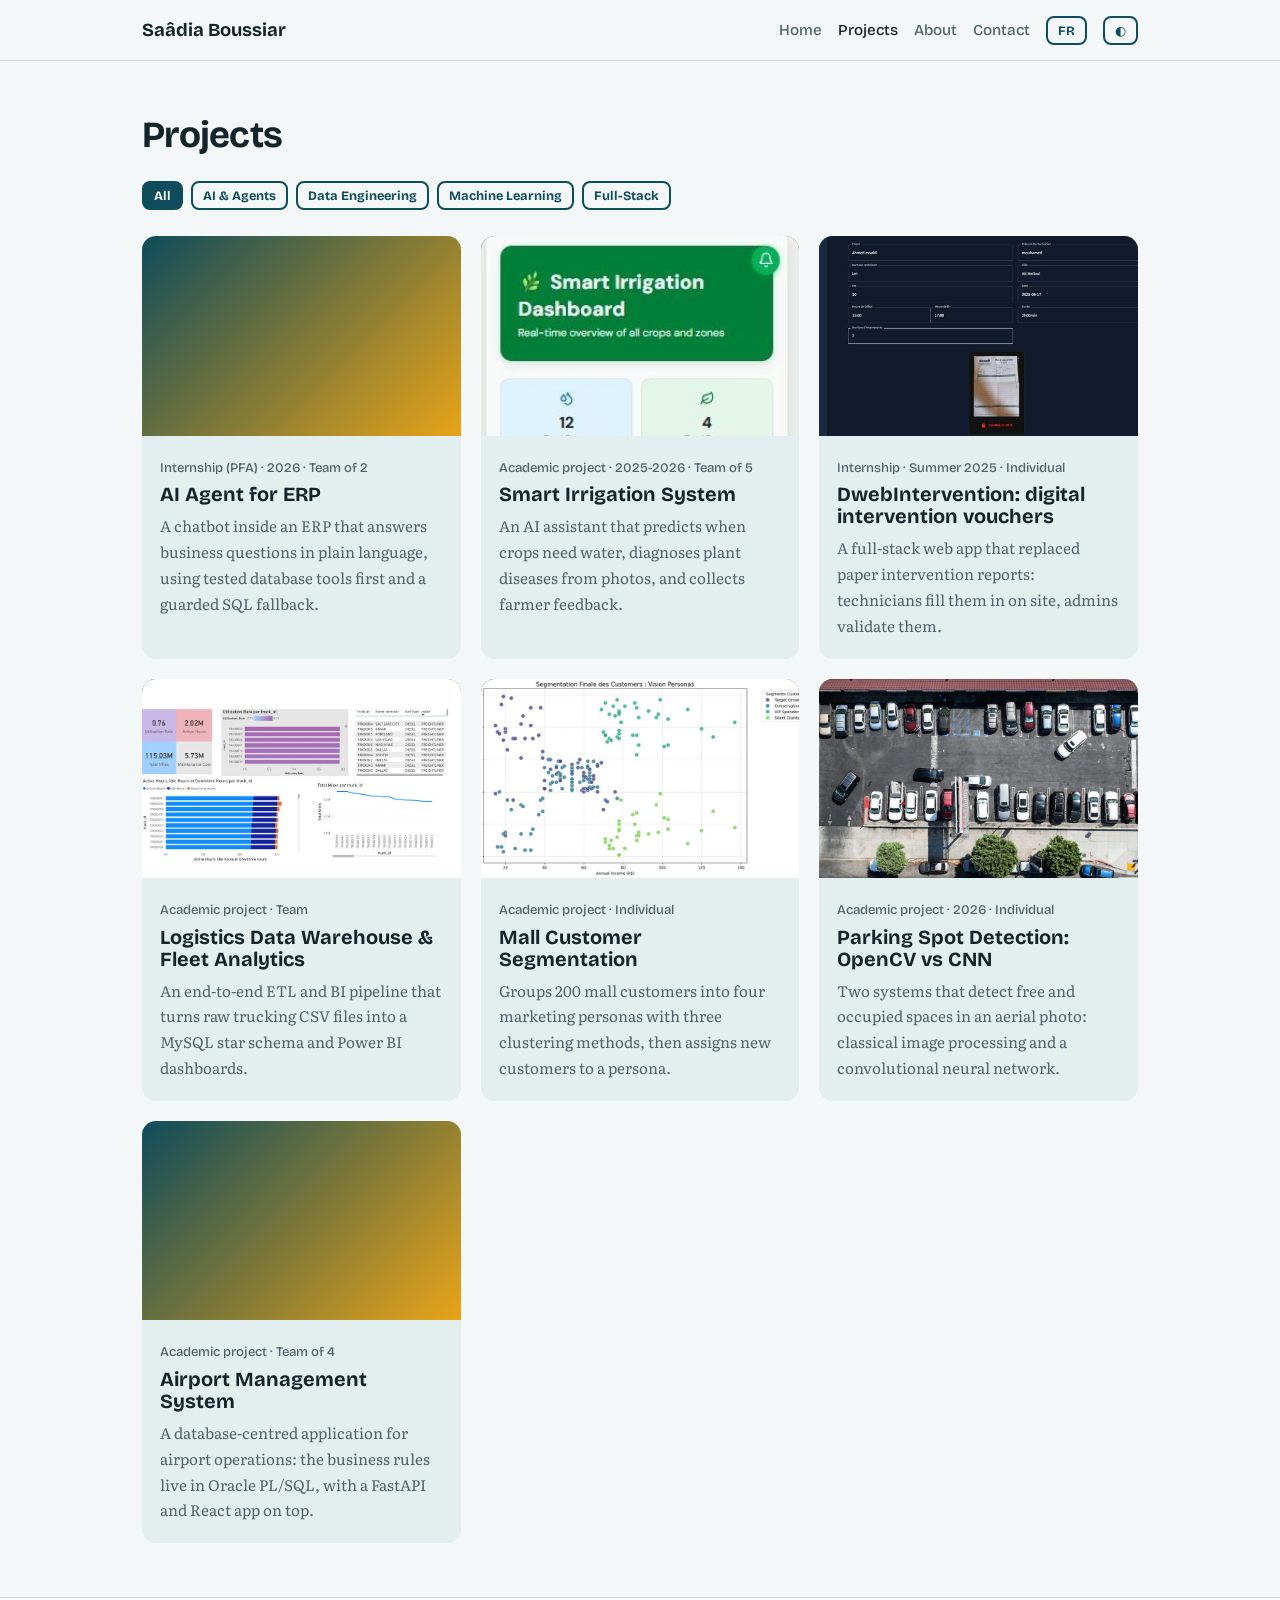
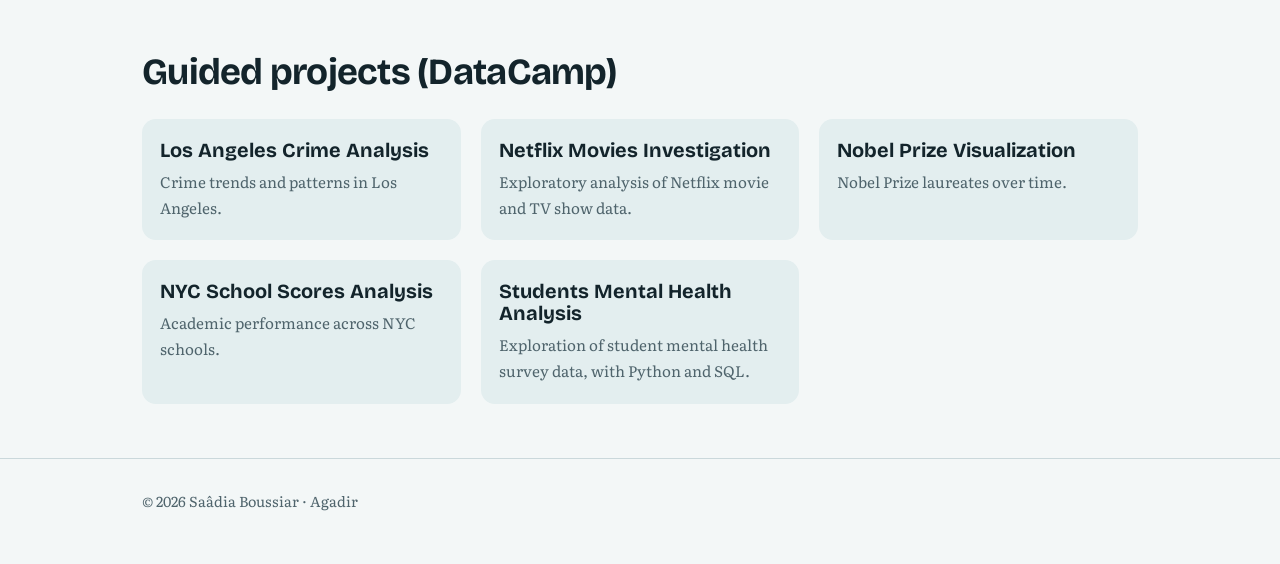
<file: site/projects.html>
<!DOCTYPE html><html lang="en"><head><meta charset="utf-8"><meta name="viewport" content="width=device-width,initial-scale=1,viewport-fit=cover"><title>Saâdia Boussiar | Data Engineering &amp; AI</title><link rel="preconnect" href="https://fonts.googleapis.com"><link rel="preconnect" href="https://fonts.gstatic.com" crossorigin><link href="https://fonts.googleapis.com/css2?family=Bricolage+Grotesque:opsz,wght@12..96,500;12..96,700&family=Literata:opsz,wght@7..72,400&display=swap" rel="stylesheet"><link rel="stylesheet" href="style.css"></head><body data-p="projects"><div id="app"></div><script src="app.js"></script></body></html>
</file>
<file: style.css>
:root{--bg:#080F24;--ink:#E7EEFF;--mu:#9AAACB;--ln:#1D2B4D;--dp:#4F8CFF;--pn:#101D3A;--ac:#22D3EE;--on:#080F24;--h:"Bricolage Grotesque",system-ui,sans-serif;--b:"Literata",Georgia,serif;--glow:rgba(34,211,238,.18)}
:root[data-t=light]{--bg:#F5F8FF;--ink:#101B36;--mu:#52617D;--ln:#D6DFF1;--dp:#245DE8;--pn:#E9F0FF;--ac:#0891B2;--on:#F5F8FF;--glow:rgba(37,99,235,.1)}
:root[data-t=dark]{--bg:#080F24;--ink:#E7EEFF;--mu:#9AAACB;--ln:#1D2B4D;--dp:#4F8CFF;--pn:#101D3A;--ac:#22D3EE;--on:#080F24;--glow:rgba(34,211,238,.18)}
@media(prefers-color-scheme:light){:root:not([data-t]){--bg:#F5F8FF;--ink:#101B36;--mu:#52617D;--ln:#D6DFF1;--dp:#245DE8;--pn:#E9F0FF;--ac:#0891B2;--on:#F5F8FF;--glow:rgba(37,99,235,.1)}}
*{box-sizing:border-box}html{scroll-behavior:smooth}
body{margin:0;background:var(--bg);color:var(--ink);font:400 1.02rem/1.7 var(--b);padding-bottom:env(safe-area-inset-bottom,0)}
a{color:var(--dp);text-underline-offset:3px}h1,h2,h3{font-family:var(--h);line-height:1.1;margin:0}
.w{max-width:1040px;margin:0 auto;padding:0 22px}
header{position:sticky;top:0;z-index:5;background:color-mix(in srgb,var(--bg) 88%,transparent);backdrop-filter:blur(8px);border-bottom:1px solid var(--ln);padding-top:env(safe-area-inset-top,0)}
header .w{display:flex;align-items:center;gap:16px;height:68px}
.logo{display:flex;align-items:center;gap:10px;font:700 1.08rem var(--h);text-decoration:none;color:var(--ink);margin-right:auto;white-space:nowrap}.logo-mark{width:34px;height:34px;display:grid;place-items:center;border:1px solid #4F8CFF;border-radius:11px;background:linear-gradient(145deg,#142954,#0B1733);box-shadow:0 0 22px rgba(34,211,238,.16);color:#22D3EE;font:700 .8rem var(--h);letter-spacing:-.08em}.logo-mark svg{width:23px;height:23px}
nav{display:flex;gap:16px;font:500 .95rem var(--h)}nav a{text-decoration:none;color:var(--mu)}nav a.on,nav a:hover{color:var(--ink)}
button{font:700 .8rem var(--h);border:2px solid var(--dp);background:none;color:var(--dp);border-radius:8px;padding:5px 10px;cursor:pointer}
a:focus-visible,button:focus-visible{outline:3px solid var(--ac);outline-offset:3px}
.hero{position:relative;isolation:isolate;display:grid;grid-template-columns:minmax(0,1.05fr) minmax(280px,.95fr);align-items:center;gap:24px;min-height:510px;padding:62px 22px 68px;overflow:hidden}.hero-copy{position:relative;z-index:1}.hero-visual{position:relative;min-height:360px;display:grid;place-items:center;overflow:hidden;border-radius:50%;background:radial-gradient(ellipse at center,var(--glow),transparent 68%)}.hero-visual:after{content:"";position:absolute;inset:8%;border:1px solid color-mix(in srgb,var(--dp) 22%,transparent);border-radius:50%;box-shadow:0 0 70px var(--glow),inset 0 0 60px var(--glow);pointer-events:none}.hero-canvas{width:100%;height:100%;position:absolute;inset:0}.hero-orb-label{position:absolute;z-index:1;bottom:13%;left:50%;transform:translateX(-50%);font:500 .76rem var(--h);letter-spacing:.16em;text-transform:uppercase;color:var(--ac);white-space:nowrap;text-shadow:0 0 18px var(--glow)}
h1{font-size:clamp(2.6rem,7vw,5rem);letter-spacing:-.03em}
.rl{font:500 1.3rem var(--h);color:var(--dp);margin:14px 0 6px}
.hero p{max-width:58ch;color:var(--mu)}
.pill{display:inline-block;background:rgba(34,211,238,.12);border:1px solid rgba(34,211,238,.35);color:var(--ac);font:700 .88rem var(--h);padding:6px 14px;border-radius:999px;margin-bottom:22px}
.btn{display:inline-block;font:700 1rem var(--h);text-decoration:none;padding:11px 22px;border-radius:8px;border:2px solid var(--dp);color:var(--dp);margin:12px 10px 0 0}
.btn.m{background:var(--dp);color:#fff;box-shadow:0 8px 28px rgba(79,140,255,.18)}.btn:hover{border-color:var(--ac);transform:translateY(-2px)}
section{padding:54px 0;border-top:1px solid var(--ln)}
h2{font-size:clamp(1.7rem,4vw,2.3rem);margin-bottom:26px;letter-spacing:-.02em}
.grid{display:grid;grid-template-columns:repeat(auto-fill,minmax(290px,1fr));gap:20px}
.card{display:block;text-decoration:none;color:inherit;background:var(--pn);border-radius:14px;overflow:hidden;transition:transform .2s,box-shadow .2s}
.card:hover{transform:translateY(-4px);box-shadow:6px 6px 0 var(--ac)}
.card img,.ph{width:100%;aspect-ratio:16/10;object-fit:cover;object-position:top;display:block;background:linear-gradient(135deg,var(--dp),var(--ac))}
.cb{padding:16px 18px 20px}.cb small{font:500 .82rem var(--h);color:var(--mu)}
.cb h3{margin:4px 0 8px;font-size:1.25rem}.cb p{margin:0;color:var(--mu);font-size:.95rem}
.chips{display:flex;flex-wrap:wrap;gap:8px;margin-bottom:26px}.chips button.on{background:var(--dp);color:var(--on)}
.tg{display:flex;flex-wrap:wrap;gap:6px;margin:14px 0}.tg span{font:500 .8rem var(--h);background:var(--pn);border-radius:6px;padding:3px 9px}
.meta{font:500 1rem var(--h);color:var(--mu);margin-top:10px}
.gal{display:grid;grid-template-columns:repeat(auto-fill,minmax(250px,1fr));gap:20px;align-items:start}
figure{margin:0}figure img{width:100%;border-radius:10px;border:1px solid var(--ln)}figcaption{font-size:.88rem;color:var(--mu);margin-top:6px}
pre{background:#0B1733;color:#D7E8EB;padding:16px;border-radius:10px;overflow-x:auto;font-size:.82rem;line-height:1.5}
.todo{border:2px dashed var(--ac);padding:12px 16px;border-radius:10px;margin:22px 0}
ul{padding-left:20px}li{margin-bottom:8px}
.row{display:grid;grid-template-columns:170px 1fr;gap:6px 30px;margin-bottom:22px}.row b{font-family:var(--h);color:var(--mu);font-weight:500}
.two{display:grid;grid-template-columns:1fr 1fr;gap:40px}
.big{font:500 1.25rem var(--h)}
footer{padding:30px 0 50px;color:var(--mu);font-size:.9rem;border-top:1px solid var(--ln)}
@media(max-width:700px){.hero{grid-template-columns:1fr;gap:0;padding-top:42px}.hero-visual{min-height:280px;max-width:420px;width:100%;margin:4px auto 0}.row,.two{grid-template-columns:1fr}nav{gap:10px;font-size:.85rem}.hero{padding-top:40px}header .w{gap:8px}.logo{font-size:1rem}}
@media(prefers-reduced-motion:reduce){*,*:before,*:after{transition:none!important;animation:none!important}html{scroll-behavior:auto}}
.cvbar{display:flex;flex-wrap:wrap;align-items:center;justify-content:space-between;gap:12px;margin-bottom:22px}.cvbar .btn{margin:0}.cvimg{width:100%;max-width:820px;display:block;margin:0 auto;border:1px solid var(--ln);border-radius:8px;background:#fff}

/* Refined Deep Tech Blue presentation */
:root{--bg:#07101F;--ink:#EAF1FF;--mu:#A0B0CC;--ln:#1B2B49;--dp:#4F8CFF;--pn:#0D1A31;--ac:#22D3EE;--glow:rgba(34,211,238,.16)}
:root[data-t=light]{--bg:#F6F8FD;--ink:#111C33;--mu:#53627B;--ln:#DCE4F2;--dp:#245DE8;--pn:#FFFFFF;--ac:#078BAA;--glow:rgba(37,99,235,.09)}
:root[data-t=dark]{--bg:#07101F;--ink:#EAF1FF;--mu:#A0B0CC;--ln:#1B2B49;--dp:#4F8CFF;--pn:#0D1A31;--ac:#22D3EE;--glow:rgba(34,211,238,.16)}
@media(prefers-color-scheme:light){:root:not([data-t]){--bg:#F6F8FD;--ink:#111C33;--mu:#53627B;--ln:#DCE4F2;--dp:#245DE8;--pn:#FFFFFF;--ac:#078BAA;--glow:rgba(37,99,235,.09)}}
body{font-size:1rem;line-height:1.72}
header{background:color-mix(in srgb,var(--bg) 86%,transparent);backdrop-filter:blur(16px);-webkit-backdrop-filter:blur(16px)}
header .w{height:74px}
.logo{gap:11px;letter-spacing:-.025em}
.logo-mark{width:38px;height:38px;border-radius:12px;border-color:rgba(79,140,255,.7);background:linear-gradient(145deg,#142954,#081327);box-shadow:0 0 26px rgba(34,211,238,.12)}
nav a{transition:color .2s ease}
nav a.on{color:var(--ac)}
button{transition:background .2s ease,color .2s ease,border-color .2s ease}
.hero{min-height:590px;padding-top:72px;padding-bottom:72px;gap:36px}
.hero-copy{max-width:610px}
.hero h1{font-size:clamp(3.2rem,7vw,5.5rem);letter-spacing:-.065em;line-height:.99}
.name-accent{color:var(--ac);text-shadow:0 0 36px var(--glow)}
.rl{font-size:clamp(1.12rem,2vw,1.35rem);margin-top:22px;margin-bottom:12px}
.hero p:not(.rl){max-width:55ch}
.pill{display:inline-flex;align-items:center;gap:9px;background:color-mix(in srgb,var(--ac) 9%,transparent);border-color:color-mix(in srgb,var(--ac) 30%,transparent);margin-bottom:26px}
.status-dot{width:7px;height:7px;border-radius:50%;background:#22D3A6;box-shadow:0 0 12px rgba(34,211,166,.7)}
.hero-actions{display:flex;flex-wrap:wrap;gap:10px;margin-top:20px}
.hero-actions .btn{margin:0}
.btn{border-width:1px;border-radius:10px;padding:11px 17px;transition:transform .2s ease,box-shadow .2s ease,border-color .2s ease,background .2s ease}
.btn.m{background:linear-gradient(120deg,#3B82F6,#2563EB);border-color:#3B82F6;box-shadow:0 8px 24px rgba(59,130,246,.18)}
.btn.m:hover{box-shadow:0 10px 30px rgba(34,211,238,.2)}
.hero-footnote{display:flex;align-items:center;gap:10px;margin-top:36px;font:600 .7rem var(--h);letter-spacing:.18em;color:var(--mu)}
.mini-line{width:28px;height:1px;background:var(--ac)}
.hero-visual{min-height:420px;overflow:visible;border-radius:0;background:radial-gradient(ellipse at center,color-mix(in srgb,var(--dp) 12%,transparent),transparent 66%)}
.hero-visual:after{inset:5%;border-color:color-mix(in srgb,var(--dp) 15%,transparent);box-shadow:0 0 85px var(--glow),inset 0 0 60px var(--glow)}
.hero-canvas{overflow:visible}
.hero-orb-label{bottom:4%;font-size:.67rem;letter-spacing:.2em}
.orb-tag{position:absolute;z-index:2;padding:7px 10px;border:1px solid color-mix(in srgb,var(--dp) 32%,transparent);border-radius:8px;background:color-mix(in srgb,var(--bg) 84%,transparent);color:var(--mu);font:600 .68rem var(--h);letter-spacing:.08em;box-shadow:0 8px 24px rgba(0,0,0,.08);backdrop-filter:blur(8px)}
.orb-tag:before{content:"";display:inline-block;width:6px;height:6px;margin-right:7px;border-radius:50%;background:var(--ac);box-shadow:0 0 10px var(--ac)}
.orb-tag-a{top:15%;left:2%}.orb-tag-b{right:-1%;top:43%}.orb-tag-c{bottom:18%;left:8%}
section{padding:68px 0}
.section-heading{display:flex;align-items:end;justify-content:space-between;gap:20px;margin-bottom:26px}
.section-heading h2{margin-bottom:0}
.eyebrow{margin:0 0 10px;color:var(--ac);font:700 .7rem var(--h);letter-spacing:.18em;text-transform:uppercase}
.text-link{font:600 .9rem var(--h);text-decoration:none;color:var(--mu);white-space:nowrap}
.text-link:hover{color:var(--ac)}
.card{border:1px solid var(--ln);background:var(--pn);transition:transform .22s ease,border-color .22s ease,box-shadow .22s ease}
.card:hover{border-color:color-mix(in srgb,var(--ac) 55%,var(--ln));box-shadow:0 16px 40px rgba(0,0,0,.12);transform:translateY(-4px)}
.card img{background:var(--pn)}
.cb{padding:19px 20px 22px}
.cb h3{letter-spacing:-.02em}
.skill-row{display:grid;grid-template-columns:190px minmax(0,1fr);gap:20px;padding:20px 0;border-bottom:1px solid var(--ln)}
.skill-label{font:600 .94rem var(--h);color:var(--ac);padding-top:4px}
.skill-tags{display:flex;flex-wrap:wrap;gap:8px}
.skill-tags span,.tg span{display:inline-flex;align-items:center;background:color-mix(in srgb,var(--dp) 8%,var(--pn));border:1px solid color-mix(in srgb,var(--dp) 18%,var(--ln));border-radius:7px;padding:5px 10px;font:500 .82rem var(--h);color:var(--ink);transition:border-color .18s ease,background .18s ease}
.skill-tags span:hover,.tg span:hover{border-color:var(--ac);background:color-mix(in srgb,var(--ac) 10%,var(--pn))}
.tg{gap:7px}
footer{border-top:1px solid var(--ln)}
@media(max-width:850px){.hero{grid-template-columns:minmax(0,1fr) minmax(250px,.8fr);gap:12px}.hero-visual{min-height:330px}.orb-tag-b{right:-3%}}
@media(max-width:700px){header .w{height:auto;min-height:68px;flex-wrap:wrap;padding-top:10px;padding-bottom:10px}.logo{margin-right:auto}nav{order:3;width:100%;justify-content:space-between;padding:4px 0 2px;font-size:.82rem}.hero{grid-template-columns:1fr;gap:6px;padding-top:46px;padding-bottom:44px;min-height:auto}.hero h1{font-size:clamp(3.2rem,15vw,5rem)}.hero-visual{min-height:310px;max-width:460px;margin:0 auto;width:100%}.orb-tag-b{right:0}.hero-footnote{margin-top:26px}.skill-row{grid-template-columns:1fr;gap:10px;padding:17px 0}.section-heading{align-items:start}.section-heading .text-link{font-size:.82rem}}
@media(max-width:390px){.logo{font-size:.9rem}.logo-mark{width:32px;height:32px}header .w{gap:7px}nav{gap:6px;font-size:.78rem}.hero-actions .btn{padding:10px 12px;font-size:.9rem}.orb-tag{font-size:.59rem;padding:6px 8px}}
@media(prefers-reduced-motion:reduce){.card,.btn,.skill-tags span,nav a,button{transition:none!important}.hero-visual{background:radial-gradient(ellipse at center,var(--glow),transparent 68%)}}


/* Modern navigation links and project breadcrumbs */
a{transition:color .2s ease,text-decoration-color .2s ease}
.project-back{display:inline-flex;align-items:center;gap:10px;padding:9px 15px 9px 9px;margin:0 0 18px;border:1px solid color-mix(in srgb,var(--dp) 34%,var(--ln));border-radius:999px;background:color-mix(in srgb,var(--dp) 7%,var(--pn));color:var(--ink);font:600 .86rem/1.2 var(--h);text-decoration:none;box-shadow:inset 0 1px 0 rgba(255,255,255,.035);transition:transform .2s ease,border-color .2s ease,background .2s ease,box-shadow .2s ease}
.project-back-icon{display:grid;place-items:center;width:27px;height:27px;border-radius:50%;background:linear-gradient(135deg,var(--dp),#2563EB);color:#fff;font-size:1rem;transform:rotate(-45deg);transition:transform .2s ease,box-shadow .2s ease;box-shadow:0 3px 12px color-mix(in srgb,var(--dp) 28%,transparent)}
.project-back:hover{color:var(--ink);border-color:var(--ac);background:color-mix(in srgb,var(--ac) 8%,var(--pn));transform:translateY(-2px);box-shadow:0 8px 22px rgba(0,0,0,.12)}
.project-back:hover .project-back-icon{transform:rotate(0deg);box-shadow:0 0 16px color-mix(in srgb,var(--ac) 42%,transparent)}
.project-back:focus-visible{outline:3px solid var(--ac);outline-offset:4px}
/* Keep inline content links polished and consistent across all pages */
.row a:not(.btn),.two a:not(.btn),.big a:not(.btn),section .w>p a:not(.btn){color:var(--ac);text-decoration:none;text-decoration-thickness:1px;text-underline-offset:4px}
.row a:not(.btn):hover,.two a:not(.btn):hover,.big a:not(.btn):hover,section .w>p a:not(.btn):hover{text-decoration:underline;color:var(--ink)}
@media(prefers-reduced-motion:reduce){.project-back,.project-back-icon{transition:none!important}}
</file>
<file: site/style.css>
:root{--bg:#F3F7F7;--ink:#13242B;--mu:#4F646C;--ln:#CAD8DB;--dp:#0F4C5C;--pn:#E3EEEF;--ac:#E8A317;--on:#F3F7F7;--h:"Bricolage Grotesque",system-ui,sans-serif;--b:"Literata",Georgia,serif}
@media(prefers-color-scheme:dark){:root:not([data-t=light]){--bg:#0C1A1F;--ink:#E6EFF0;--mu:#9DB2B8;--ln:#24404A;--dp:#7FC4D3;--pn:#12272E;--ac:#F2B33D;--on:#0C1A1F}}
:root[data-t=dark]{--bg:#0C1A1F;--ink:#E6EFF0;--mu:#9DB2B8;--ln:#24404A;--dp:#7FC4D3;--pn:#12272E;--ac:#F2B33D;--on:#0C1A1F}
*{box-sizing:border-box}html{scroll-behavior:smooth}
body{margin:0;background:var(--bg);color:var(--ink);font:400 1.02rem/1.7 var(--b);padding-bottom:env(safe-area-inset-bottom,0)}
a{color:var(--dp);text-underline-offset:3px}h1,h2,h3{font-family:var(--h);line-height:1.1;margin:0}
.w{max-width:1040px;margin:0 auto;padding:0 22px}
header{position:sticky;top:0;z-index:5;background:color-mix(in srgb,var(--bg) 88%,transparent);backdrop-filter:blur(8px);border-bottom:1px solid var(--ln);padding-top:env(safe-area-inset-top,0)}
header .w{display:flex;align-items:center;gap:16px;height:60px}
.logo{font:700 1.15rem var(--h);text-decoration:none;color:var(--ink);margin-right:auto}
nav{display:flex;gap:16px;font:500 .95rem var(--h)}nav a{text-decoration:none;color:var(--mu)}nav a.on,nav a:hover{color:var(--ink)}
button{font:700 .8rem var(--h);border:2px solid var(--dp);background:none;color:var(--dp);border-radius:8px;padding:5px 10px;cursor:pointer}
a:focus-visible,button:focus-visible{outline:3px solid var(--ac);outline-offset:3px}
.hero{padding:76px 22px 56px}
h1{font-size:clamp(2.6rem,7vw,5rem);letter-spacing:-.03em}
.rl{font:500 1.3rem var(--h);color:var(--dp);margin:14px 0 6px}
.hero p{max-width:58ch;color:var(--mu)}
.pill{display:inline-block;background:var(--ac);color:#13242B;font:700 .88rem var(--h);padding:6px 14px;border-radius:999px;margin-bottom:22px}
.btn{display:inline-block;font:700 1rem var(--h);text-decoration:none;padding:11px 22px;border-radius:8px;border:2px solid var(--dp);color:var(--dp);margin:12px 10px 0 0}
.btn.m{background:var(--dp);color:var(--on)}
section{padding:54px 0;border-top:1px solid var(--ln)}
h2{font-size:clamp(1.7rem,4vw,2.3rem);margin-bottom:26px;letter-spacing:-.02em}
.grid{display:grid;grid-template-columns:repeat(auto-fill,minmax(290px,1fr));gap:20px}
.card{display:block;text-decoration:none;color:inherit;background:var(--pn);border-radius:14px;overflow:hidden;transition:transform .2s,box-shadow .2s}
.card:hover{transform:translateY(-4px);box-shadow:6px 6px 0 var(--ac)}
.card img,.ph{width:100%;aspect-ratio:16/10;object-fit:cover;object-position:top;display:block;background:linear-gradient(135deg,var(--dp),var(--ac))}
.cb{padding:16px 18px 20px}.cb small{font:500 .82rem var(--h);color:var(--mu)}
.cb h3{margin:4px 0 8px;font-size:1.25rem}.cb p{margin:0;color:var(--mu);font-size:.95rem}
.chips{display:flex;flex-wrap:wrap;gap:8px;margin-bottom:26px}.chips button.on{background:var(--dp);color:var(--on)}
.tg{display:flex;flex-wrap:wrap;gap:6px;margin:14px 0}.tg span{font:500 .8rem var(--h);background:var(--pn);border-radius:6px;padding:3px 9px}
.meta{font:500 1rem var(--h);color:var(--mu);margin-top:10px}
.gal{display:grid;grid-template-columns:repeat(auto-fill,minmax(250px,1fr));gap:20px;align-items:start}
figure{margin:0}figure img{width:100%;border-radius:10px;border:1px solid var(--ln)}figcaption{font-size:.88rem;color:var(--mu);margin-top:6px}
pre{background:#0F2A32;color:#D7E8EB;padding:16px;border-radius:10px;overflow-x:auto;font-size:.82rem;line-height:1.5}
.todo{border:2px dashed var(--ac);padding:12px 16px;border-radius:10px;margin:22px 0}
ul{padding-left:20px}li{margin-bottom:8px}
.row{display:grid;grid-template-columns:170px 1fr;gap:6px 30px;margin-bottom:22px}.row b{font-family:var(--h);color:var(--mu);font-weight:500}
.two{display:grid;grid-template-columns:1fr 1fr;gap:40px}
.big{font:500 1.25rem var(--h)}
footer{padding:30px 0 50px;color:var(--mu);font-size:.9rem;border-top:1px solid var(--ln)}
@media(max-width:700px){.row,.two{grid-template-columns:1fr}nav{gap:10px;font-size:.85rem}.hero{padding-top:40px}header .w{gap:8px}.logo{font-size:1rem}}
@media(prefers-reduced-motion:reduce){*{transition:none!important}html{scroll-behavior:auto}}
</file>
